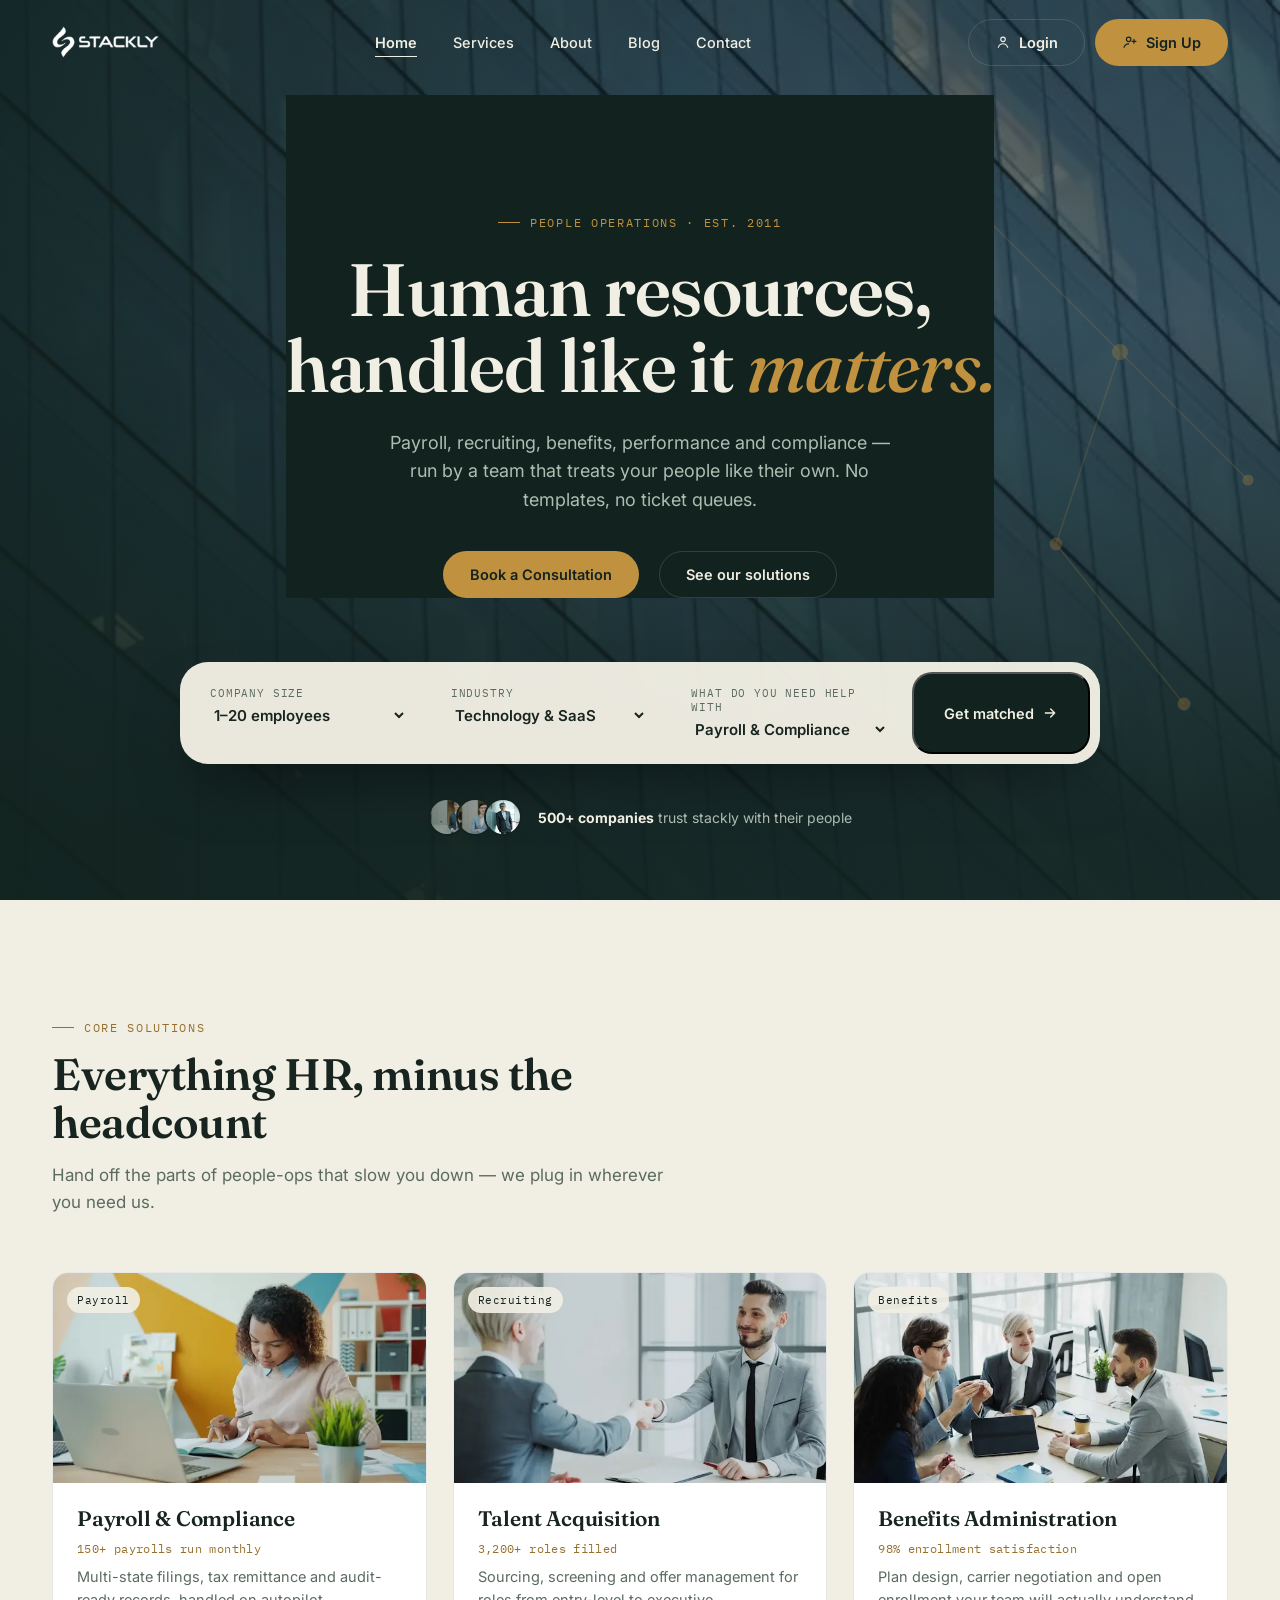
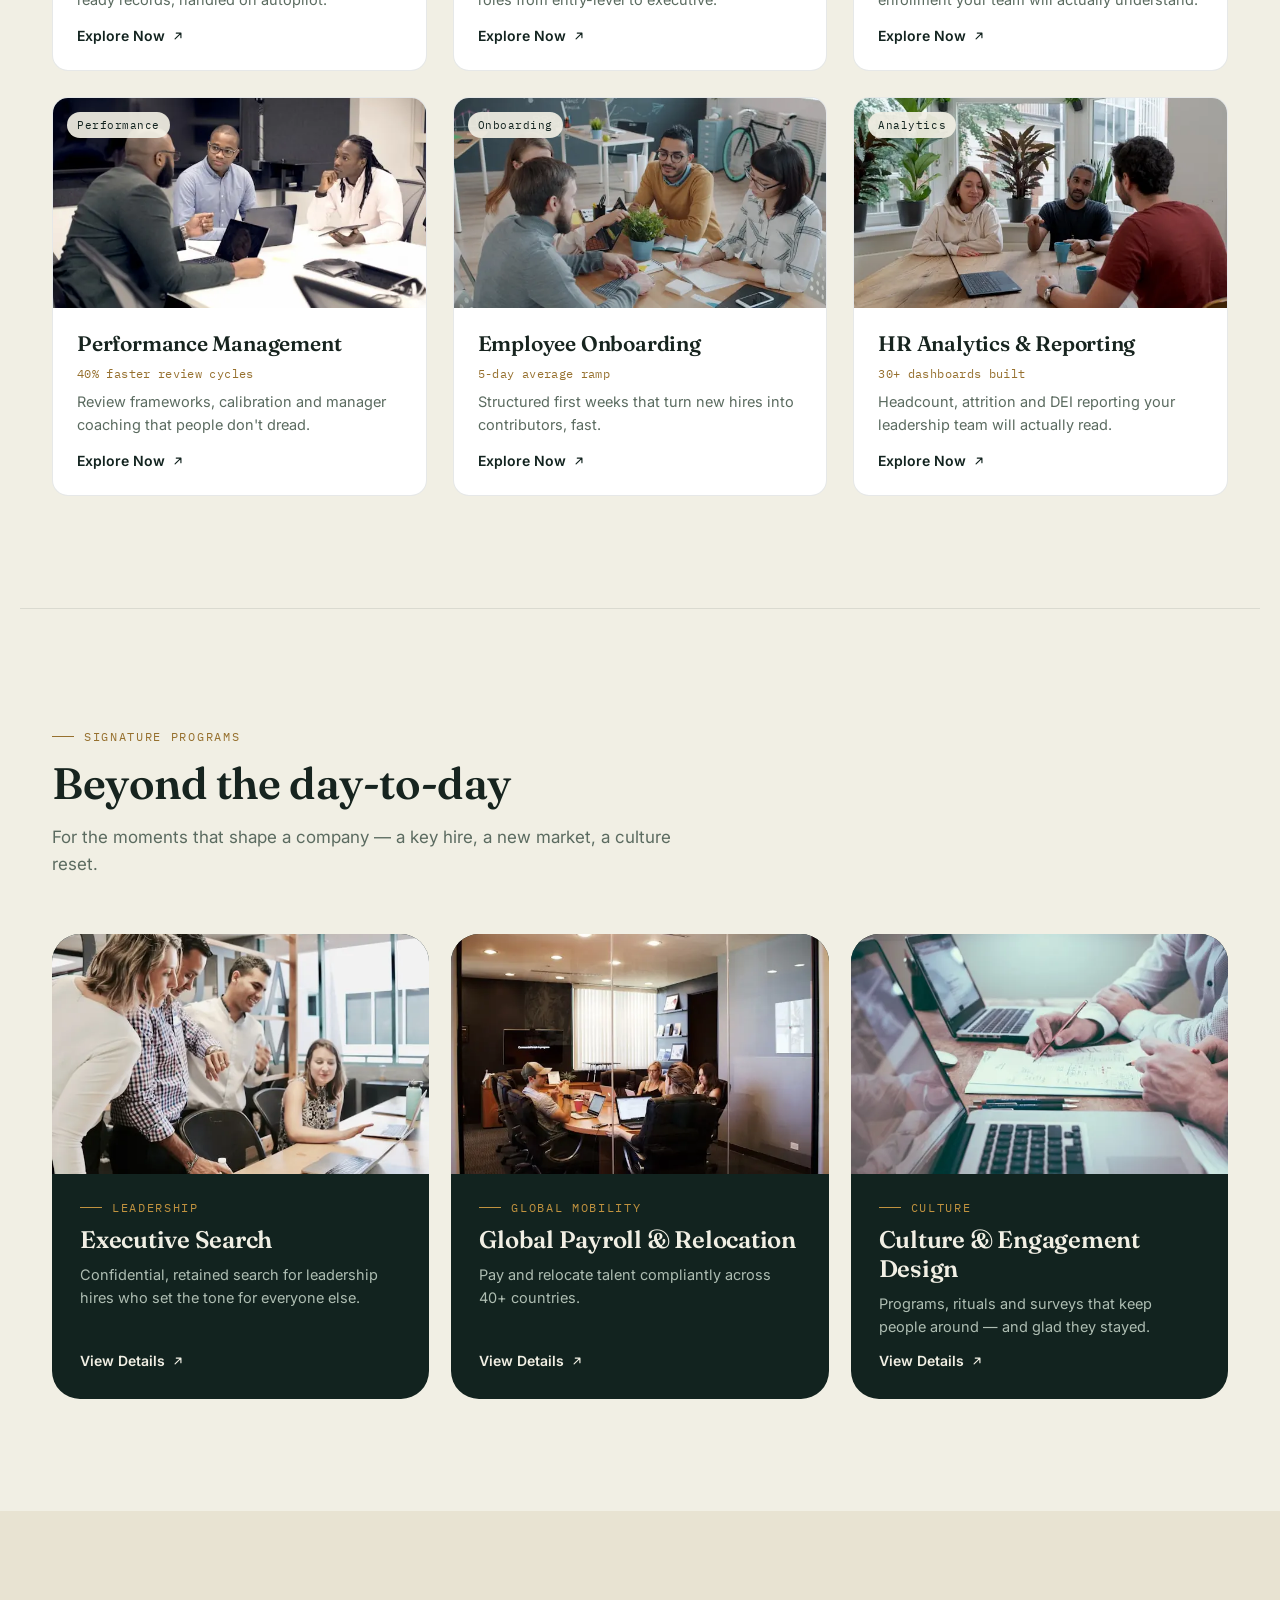
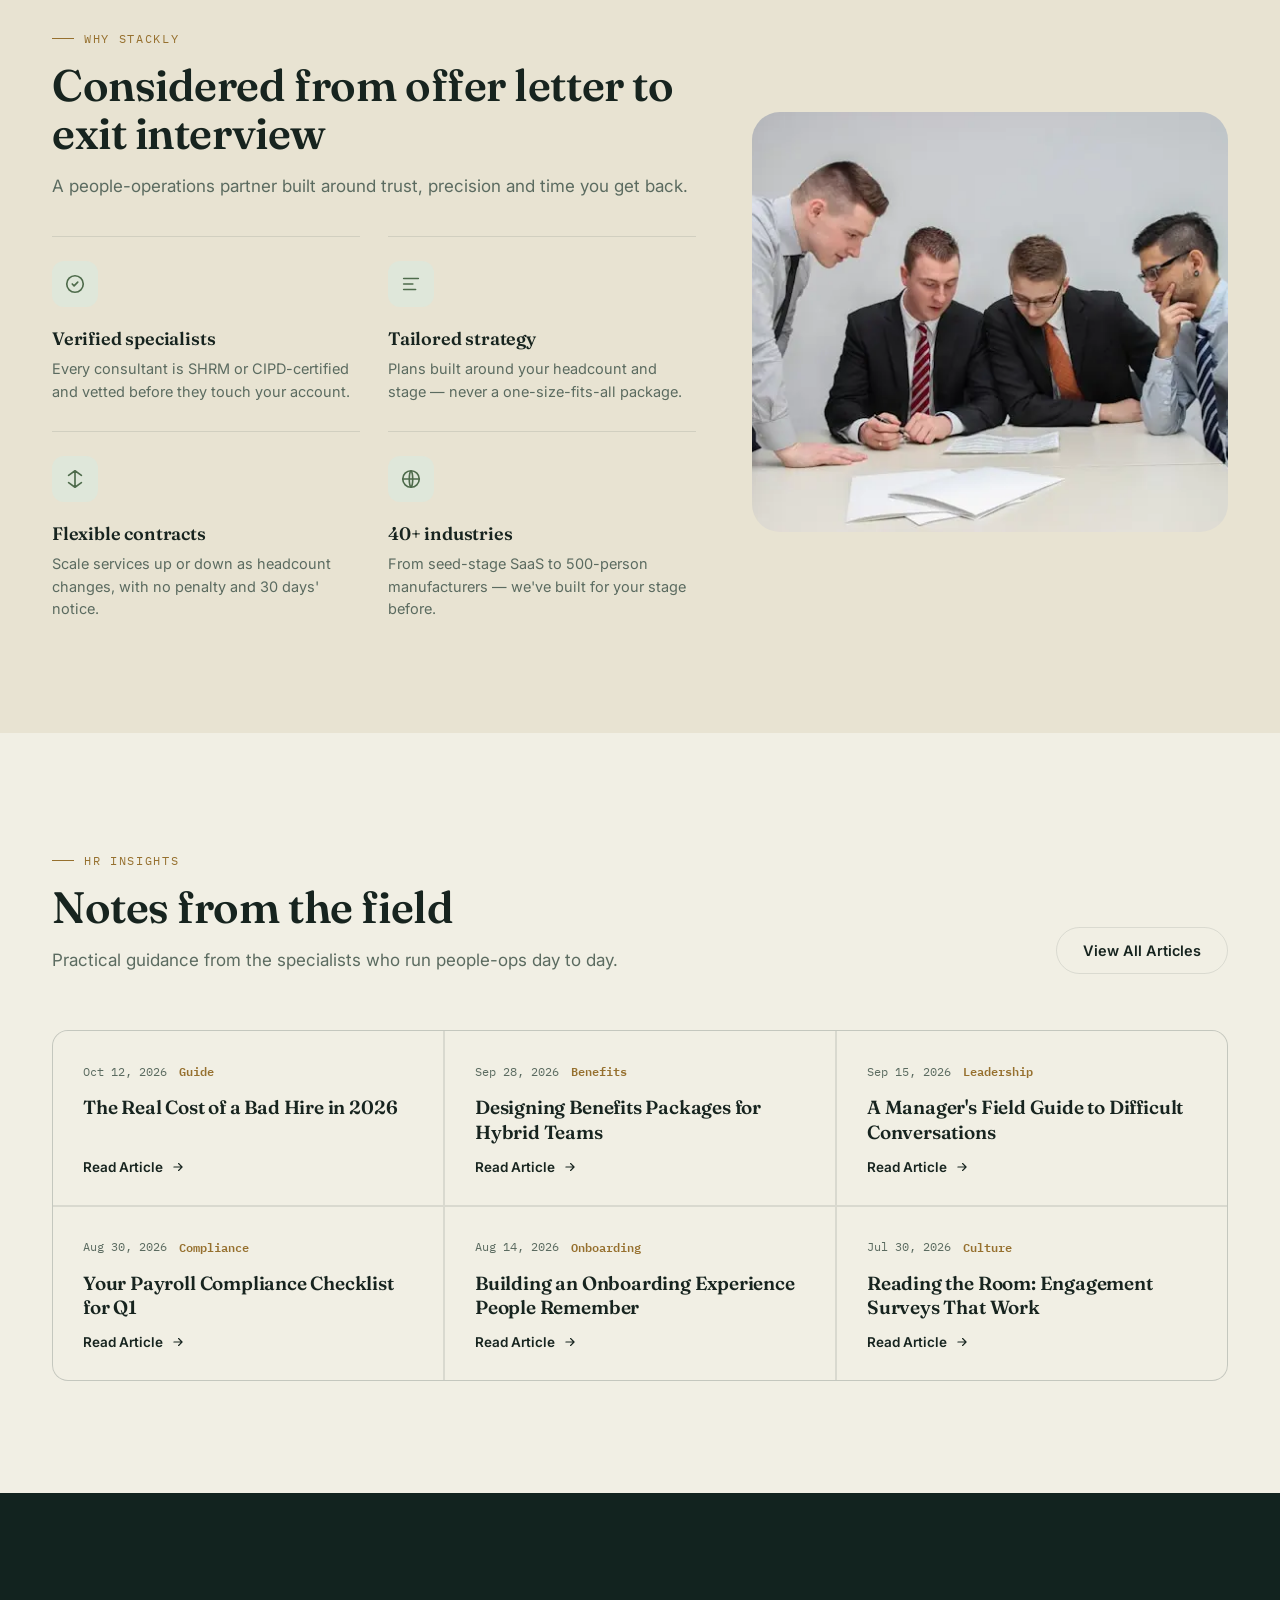
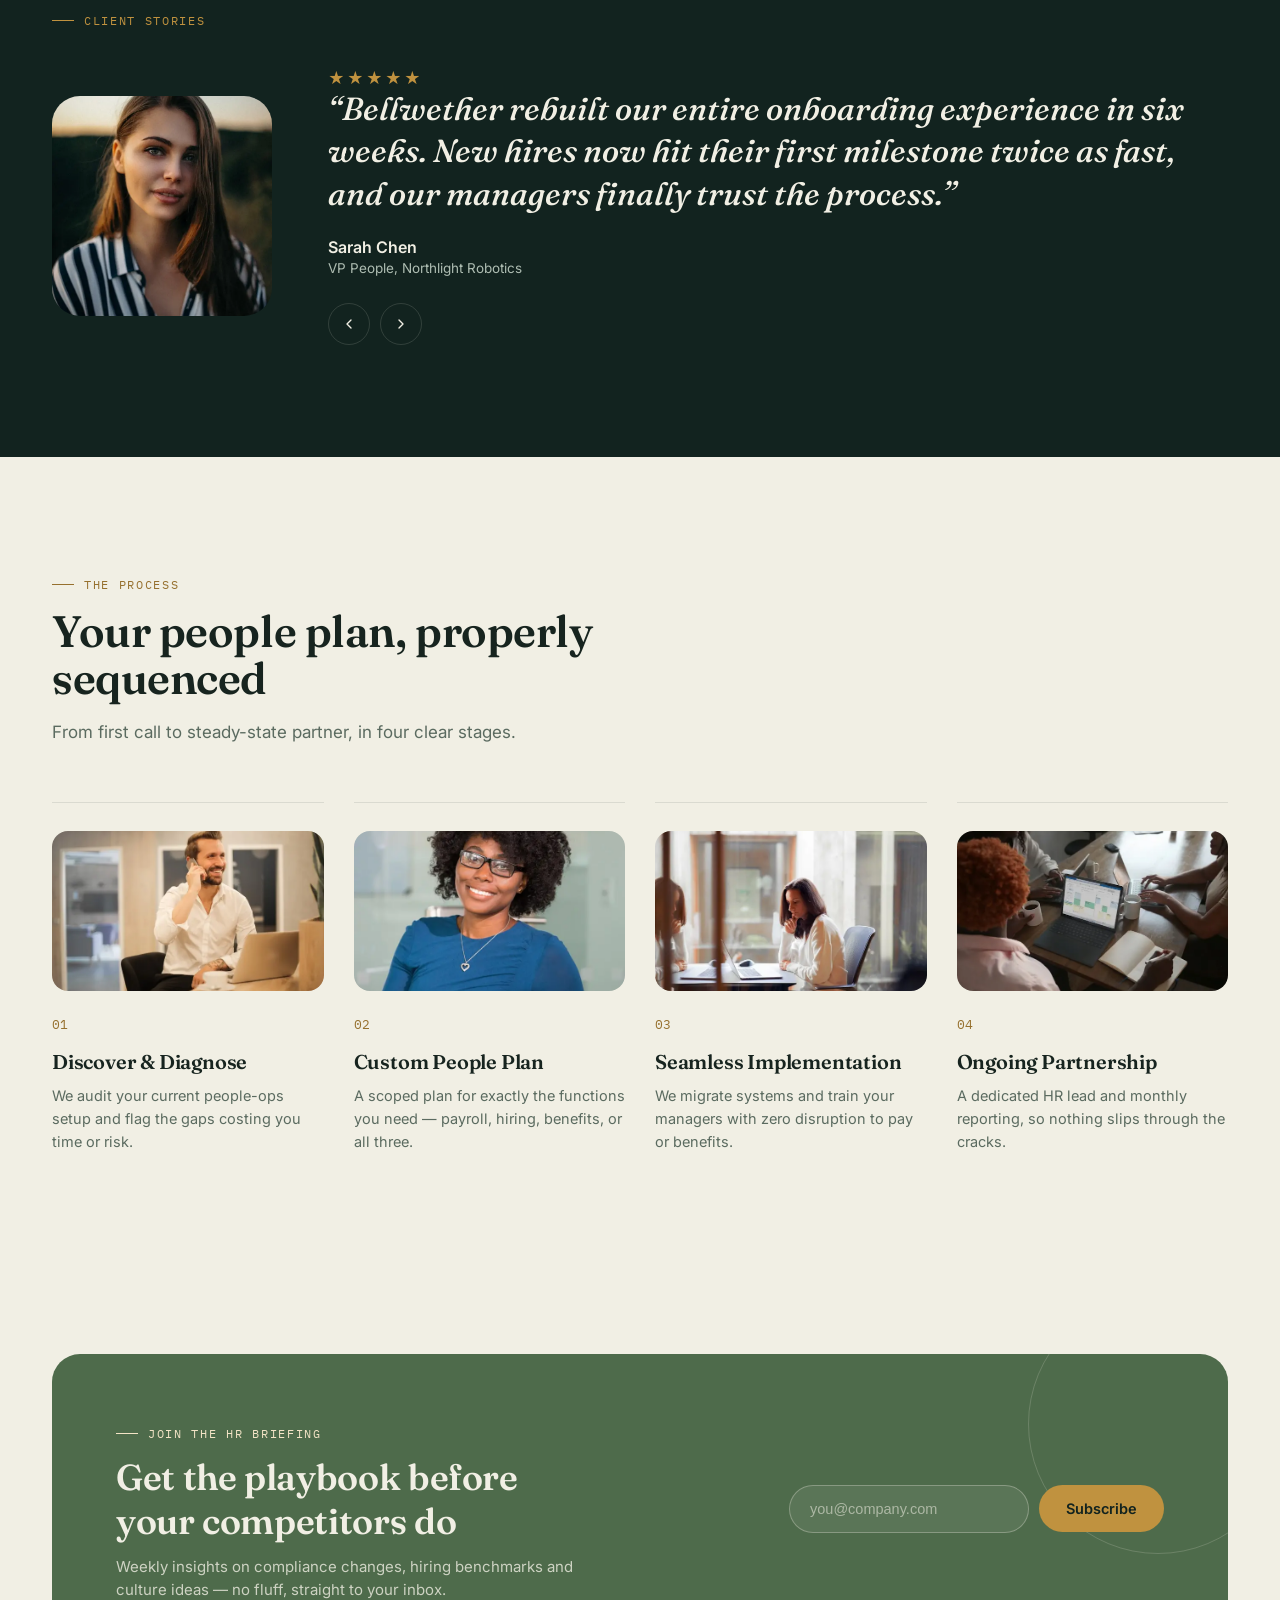
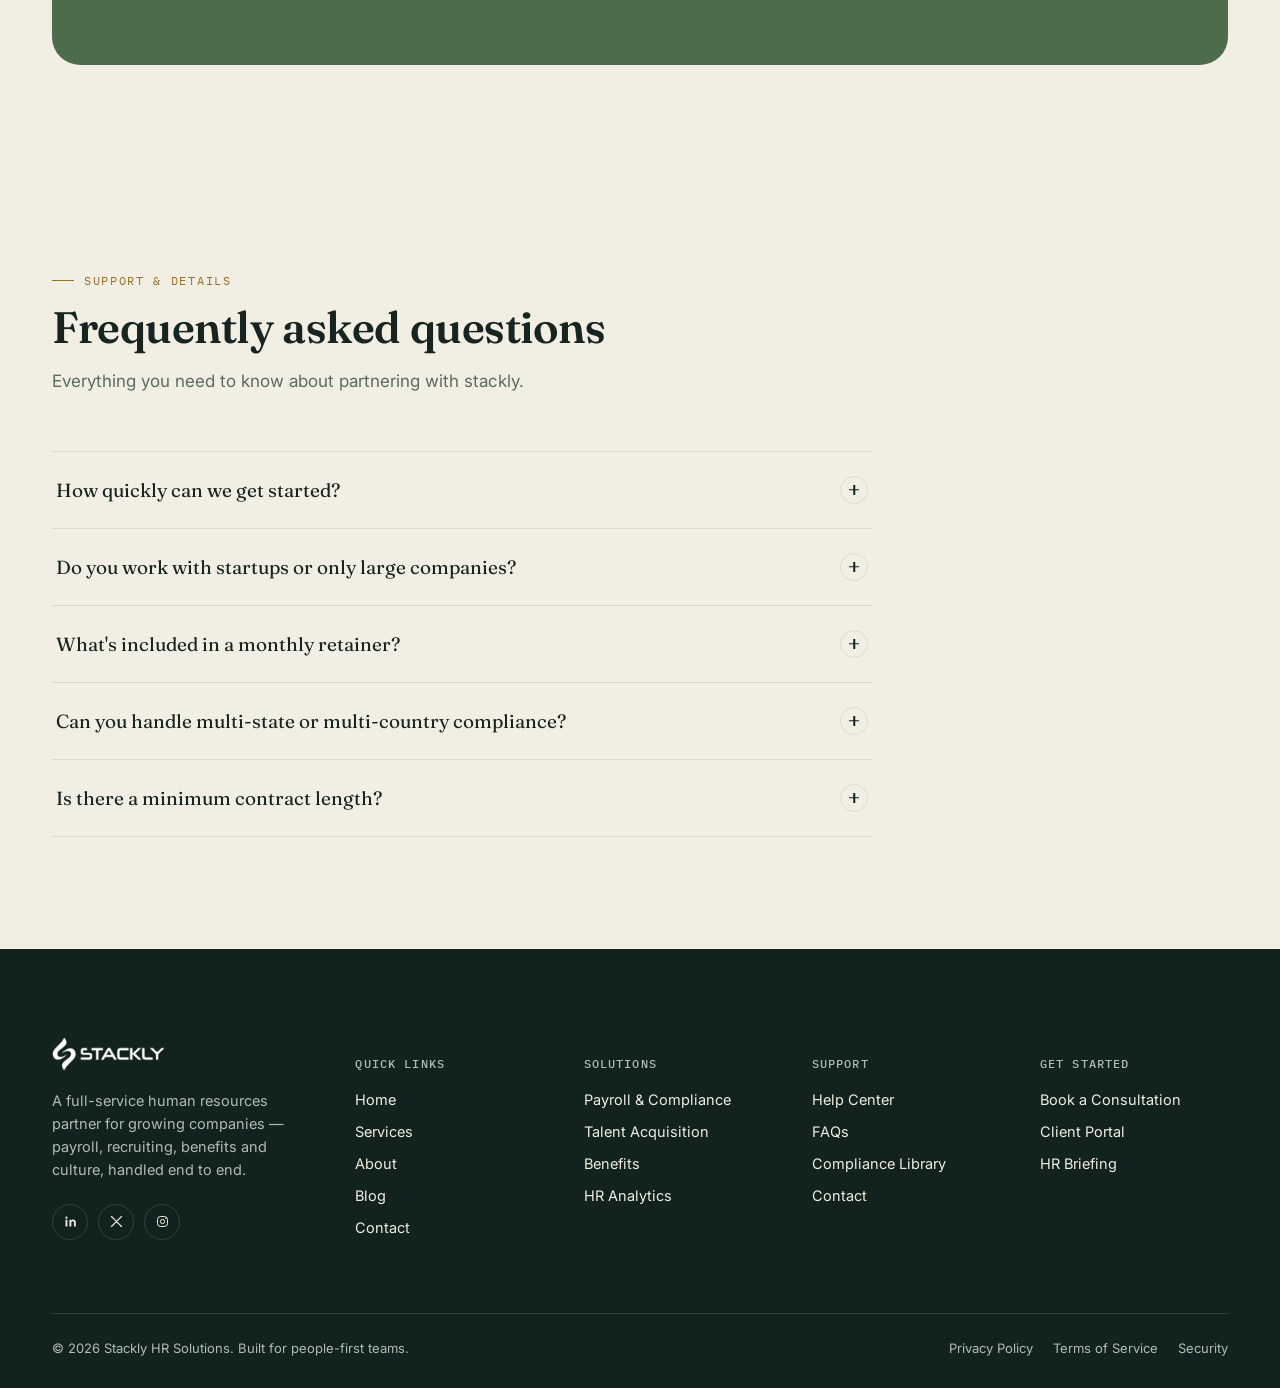
<file: html/index.html>
<!DOCTYPE html>
<html lang="en">
<head>
<meta charset="UTF-8">
<meta name="viewport" content="width=device-width, initial-scale=1.0">
<title>Stackly — Human Resources Solutions</title>
<meta name="description" content="Stackly is a full-service HR partner for growing companies — payroll, recruiting, benefits, performance and compliance, handled end to end.">
<link rel="stylesheet" href="../css/index.css">
</head>
<body class="hero-page">

<!-- ============ HEADER ============ -->
<header class="site-header">
  <div class="wrap">
    <a href="index.html" class="brand">
      <img src="../assets/Logo.webp" alt="" class="brand-logo">
    </a>

    <nav class="main-nav" aria-label="Primary">
      <a href="index.html" aria-current="page">Home</a>
      <a href="services.html">Services</a>
      <a href="about.html">About</a>
      <a href="blog.html">Blog</a>
      <a href="contact.html">Contact</a>
    </nav>

    <div class="header-cta">
      <a href="login.html" class="btn btn-line btn-login">
        <svg viewBox="0 0 24 24" fill="none"><circle cx="12" cy="8" r="3.4" stroke="currentColor" stroke-width="1.7"/><path d="M5 20c1.3-3.6 4-5.4 7-5.4s5.7 1.8 7 5.4" stroke="currentColor" stroke-width="1.7" stroke-linecap="round"/></svg>
        Login
      </a>
      <a href="signup.html" class="btn btn-brass btn-signup">
        <svg viewBox="0 0 24 24" fill="none"><circle cx="10" cy="8" r="3.4" stroke="currentColor" stroke-width="1.7"/><path d="M3 20c1.2-3.4 3.7-5.1 7-5.1" stroke="currentColor" stroke-width="1.7" stroke-linecap="round"/><path d="M18 8v6M15 11h6" stroke="currentColor" stroke-width="1.7" stroke-linecap="round"/></svg>
        Sign Up
      </a>
      <button class="hamburger" aria-label="Open menu" aria-expanded="false" aria-controls="mobileNav">
        <span></span><span></span><span></span>
      </button>
    </div>
  </div>
</header>

<!-- ============ MOBILE NAV ============ -->
<nav class="mobile-nav" id="mobileNav" aria-label="Mobile">
  <div class="mobile-nav-head">
    <a href="index.html" class="brand mobile-brand">
      <img src="../assets/Logo.webp" alt="" class="brand-logo">
    </a>
    <button class="mobile-nav-close" aria-label="Close menu">
      <svg viewBox="0 0 24 24" fill="none"><path d="M6 6l12 12M18 6L6 18" stroke="currentColor" stroke-width="1.8" stroke-linecap="round"/></svg>
    </button>
  </div>

  <div class="mobile-nav-links">
    <a href="index.html" aria-current="page">Home</a>
    <a href="services.html">Services</a>
    <a href="about.html">About</a>
    <a href="blog.html">Blog</a>
    <a href="contact.html">Contact</a>
  </div>

  <div class="mobile-nav-ctas">
    <a href="login.html" class="btn btn-line-ink">
      <svg viewBox="0 0 24 24" fill="none" width="16" height="16"><circle cx="12" cy="8" r="3.4" stroke="currentColor" stroke-width="1.7"/><path d="M5 20c1.3-3.6 4-5.4 7-5.4s5.7 1.8 7 5.4" stroke="currentColor" stroke-width="1.7" stroke-linecap="round"/></svg>
      Login
    </a>
    <a href="signup.html" class="btn btn-brass">
      <svg viewBox="0 0 24 24" fill="none" width="16" height="16"><circle cx="10" cy="8" r="3.4" stroke="currentColor" stroke-width="1.7"/><path d="M3 20c1.2-3.4 3.7-5.1 7-5.1" stroke="currentColor" stroke-width="1.7" stroke-linecap="round"/><path d="M18 8v6M15 11h6" stroke="currentColor" stroke-width="1.7" stroke-linecap="round"/></svg>
      Sign Up
    </a>
  </div>

  <div class="mobile-nav-foot">
    <span>stackly@info.com</span>
    <span>+161 45674567</span>
  </div>
</nav>

<!-- ============ HERO ============ -->
<section class="hero">
  <div class="hero-bg" style="background-image:url('../assets/i1.webp');"></div>
  <svg class="hero-network" viewBox="0 0 800 800" preserveAspectRatio="xMidYMid slice">
    <g stroke="#C0923F" stroke-width="1" opacity="0.35">
      <line x1="600" y1="120" x2="700" y2="220"/>
      <line x1="700" y1="220" x2="660" y2="340"/>
      <line x1="700" y1="220" x2="780" y2="300"/>
      <line x1="660" y1="340" x2="740" y2="440"/>
      <line x1="600" y1="120" x2="520" y2="180"/>
    </g>
    <g fill="#C0923F" opacity="0.55">
      <circle cx="600" cy="120" r="4"/>
      <circle cx="700" cy="220" r="5"/>
      <circle cx="660" cy="340" r="4"/>
      <circle cx="780" cy="300" r="3.5"/>
      <circle cx="740" cy="440" r="4"/>
      <circle cx="520" cy="180" r="3.5"/>
    </g>
  </svg>

  <div class="wrap hero-inner">
    <div class="hero-top on-ink">
      <span class="eyebrow">People Operations · Est. 2011</span>
      <h1>Human resources,<br>handled like it <em>matters.</em></h1>
      <p class="hero-sub">Payroll, recruiting, benefits, performance and compliance — run by a team that treats your people like their own. No templates, no ticket queues.</p>
      <div class="hero-cta-row">
        <a href="404.html" class="btn btn-brass">Book a Consultation</a>
        <a href="404.html" class="btn btn-line-ink">See our solutions</a>
      </div>
    </div>

    <form class="quickstart" data-demo-form data-redirect="404.html" aria-label="Get matched with an HR plan">
      <div class="qs-field">
        <label for="qs-size">Company size</label>
        <select id="qs-size">
          <option>1–20 employees</option>
          <option>21–100 employees</option>
          <option>101–500 employees</option>
          <option>500+ employees</option>
        </select>
      </div>
      <div class="qs-field">
        <label for="qs-industry">Industry</label>
        <select id="qs-industry">
          <option>Technology & SaaS</option>
          <option>Healthcare</option>
          <option>Retail & Hospitality</option>
          <option>Manufacturing</option>
          <option>Professional Services</option>
        </select>
      </div>
      <div class="qs-field">
        <label for="qs-need">What do you need help with</label>
        <select id="qs-need">
          <option>Payroll & Compliance</option>
          <option>Hiring & Recruiting</option>
          <option>Benefits Administration</option>
          <option>Performance & Culture</option>
        </select>
      </div>
      <button type="submit" class="qs-submit">
        Get matched
        <svg width="16" height="16" viewBox="0 0 24 24" fill="none"><path d="M5 12h14M13 6l6 6-6 6" stroke="currentColor" stroke-width="2" stroke-linecap="round" stroke-linejoin="round"/></svg>
      </button>
    </form>

    <div class="hero-trust">
      <div class="avatar-stack">
        <img src="../assets/i2.webp" alt="">
        <img src="../assets/i3.webp" alt="">
        <img src="../assets/i4.webp" alt="">
      </div>
      <span class="hero-trust-text"><strong>500+ companies</strong> trust stackly with their people</span>
    </div>
  </div>
</section>

<!-- ============ FEATURED SOLUTIONS ============ -->
<section class="section" id="solutions">
  <div class="wrap">
    <div class="section-head reveal">
      <span class="eyebrow">Core Solutions</span>
      <h2>Everything HR, minus the headcount</h2>
      <p>Hand off the parts of people-ops that slow you down — we plug in wherever you need us.</p>
    </div>

    <div class="solutions-grid">
      <article class="sol-card reveal">
        <div class="sol-media"><span class="sol-tag">Payroll</span><img src="../assets/i5.webp" alt="HR specialist reviewing payroll documents at a desk"></div>
        <div class="sol-body">
          <h3>Payroll & Compliance</h3>
          <span class="stat">150+ payrolls run monthly</span>
          <p>Multi-state filings, tax remittance and audit-ready records, handled on autopilot.</p>
          <a href="404.html" class="sol-link">Explore Now <svg viewBox="0 0 24 24" fill="none"><path d="M7 17L17 7M9 7h8v8" stroke="currentColor" stroke-width="2" stroke-linecap="round" stroke-linejoin="round"/></svg></a>
        </div>
      </article>

      <article class="sol-card reveal">
        <div class="sol-media"><span class="sol-tag">Recruiting</span><img src="../assets/i6.webp" alt="HR manager shaking hands with a new hire after an interview"></div>
        <div class="sol-body">
          <h3>Talent Acquisition</h3>
          <span class="stat">3,200+ roles filled</span>
          <p>Sourcing, screening and offer management for roles from entry-level to executive.</p>
          <a href="404.html" class="sol-link">Explore Now <svg viewBox="0 0 24 24" fill="none"><path d="M7 17L17 7M9 7h8v8" stroke="currentColor" stroke-width="2" stroke-linecap="round" stroke-linejoin="round"/></svg></a>
        </div>
      </article>

      <article class="sol-card reveal">
        <div class="sol-media"><span class="sol-tag">Benefits</span><img src="../assets/i7.webp" alt="Colleagues discussing a benefits package around a table"></div>
        <div class="sol-body">
          <h3>Benefits Administration</h3>
          <span class="stat">98% enrollment satisfaction</span>
          <p>Plan design, carrier negotiation and open enrollment your team will actually understand.</p>
          <a href="404.html" class="sol-link">Explore Now <svg viewBox="0 0 24 24" fill="none"><path d="M7 17L17 7M9 7h8v8" stroke="currentColor" stroke-width="2" stroke-linecap="round" stroke-linejoin="round"/></svg></a>
        </div>
      </article>

      <article class="sol-card reveal">
        <div class="sol-media"><span class="sol-tag">Performance</span><img src="../assets/i8.webp" alt="Manager giving performance feedback in a one on one meeting"></div>
        <div class="sol-body">
          <h3>Performance Management</h3>
          <span class="stat">40% faster review cycles</span>
          <p>Review frameworks, calibration and manager coaching that people don't dread.</p>
          <a href="404.html" class="sol-link">Explore Now <svg viewBox="0 0 24 24" fill="none"><path d="M7 17L17 7M9 7h8v8" stroke="currentColor" stroke-width="2" stroke-linecap="round" stroke-linejoin="round"/></svg></a>
        </div>
      </article>

      <article class="sol-card reveal">
        <div class="sol-media"><span class="sol-tag">Onboarding</span><img src="../assets/i9.webp" alt="New employee being welcomed by the team on their first day"></div>
        <div class="sol-body">
          <h3>Employee Onboarding</h3>
          <span class="stat">5-day average ramp</span>
          <p>Structured first weeks that turn new hires into contributors, fast.</p>
          <a href="404.html" class="sol-link">Explore Now <svg viewBox="0 0 24 24" fill="none"><path d="M7 17L17 7M9 7h8v8" stroke="currentColor" stroke-width="2" stroke-linecap="round" stroke-linejoin="round"/></svg></a>
        </div>
      </article>

      <article class="sol-card reveal">
        <div class="sol-media"><span class="sol-tag">Analytics</span><img src="../assets/i10.webp" alt="Modern office building representing workforce analytics"></div>
        <div class="sol-body">
          <h3>HR Analytics & Reporting</h3>
          <span class="stat">30+ dashboards built</span>
          <p>Headcount, attrition and DEI reporting your leadership team will actually read.</p>
          <a href="404.html" class="sol-link">Explore Now <svg viewBox="0 0 24 24" fill="none"><path d="M7 17L17 7M9 7h8v8" stroke="currentColor" stroke-width="2" stroke-linecap="round" stroke-linejoin="round"/></svg></a>
        </div>
      </article>
    </div>
  </div>
</section>

<div class="node-divider wrap"></div>

<!-- ============ CURATED PROGRAMS ============ -->
<section class="section">
  <div class="wrap">
    <div class="section-head reveal">
      <span class="eyebrow">Signature Programs</span>
      <h2>Beyond the day-to-day</h2>
      <p>For the moments that shape a company — a key hire, a new market, a culture reset.</p>
    </div>

    <div class="programs">
      <article class="program-card reveal">
        <div class="program-media">
          <img src="../assets/i11.webp" alt="Executive being interviewed for a leadership role">
        </div>
        <div class="program-inner">
          <span class="eyebrow">Leadership</span>
          <h3>Executive Search</h3>
          <p>Confidential, retained search for leadership hires who set the tone for everyone else.</p>
          <a href="404.html" class="sol-link">View Details <svg viewBox="0 0 24 24" fill="none"><path d="M7 17L17 7M9 7h8v8" stroke="currentColor" stroke-width="2" stroke-linecap="round" stroke-linejoin="round"/></svg></a>
        </div>
      </article>
      <article class="program-card reveal">
        <div class="program-media">
          <img src="../assets/i12.webp" alt="Modern office building representing global operations">
        </div>
        <div class="program-inner">
          <span class="eyebrow">Global Mobility</span>
          <h3>Global Payroll & Relocation</h3>
          <p>Pay and relocate talent compliantly across 40+ countries.</p>
          <a href="404.html" class="sol-link">View Details <svg viewBox="0 0 24 24" fill="none"><path d="M7 17L17 7M9 7h8v8" stroke="currentColor" stroke-width="2" stroke-linecap="round" stroke-linejoin="round"/></svg></a>
        </div>
      </article>
      <article class="program-card reveal">
        <div class="program-media">
          <img src="../assets/i13.webp" alt="Team celebrating together at an office culture event">
        </div>
        <div class="program-inner">
          <span class="eyebrow">Culture</span>
          <h3>Culture & Engagement Design</h3>
          <p>Programs, rituals and surveys that keep people around — and glad they stayed.</p>
          <a href="404.html" class="sol-link">View Details <svg viewBox="0 0 24 24" fill="none"><path d="M7 17L17 7M9 7h8v8" stroke="currentColor" stroke-width="2" stroke-linecap="round" stroke-linejoin="round"/></svg></a>
        </div>
      </article>
    </div>
  </div>
</section>

<!-- ============ WHY US ============ -->
<section class="section on-paper-soft">
  <div class="wrap">
    <div class="why-split">
      <div class="why-split-copy">
        <div class="section-head reveal" style="margin-bottom:36px;">
          <span class="eyebrow">Why Stackly</span>
          <h2>Considered from offer letter to exit interview</h2>
          <p>A people-operations partner built around trust, precision and time you get back.</p>
        </div>
        <div class="why-grid why-grid-2col">
          <div class="why-item reveal">
            <div class="why-icon"><svg viewBox="0 0 24 24" fill="none"><path d="M9 12l2 2 4-4" stroke="currentColor" stroke-width="1.8" stroke-linecap="round" stroke-linejoin="round"/><circle cx="12" cy="12" r="9" stroke="currentColor" stroke-width="1.8"/></svg></div>
            <h4>Verified specialists</h4>
            <p>Every consultant is SHRM or CIPD-certified and vetted before they touch your account.</p>
          </div>
          <div class="why-item reveal">
            <div class="why-icon"><svg viewBox="0 0 24 24" fill="none"><path d="M4 6h16M4 12h10M4 18h13" stroke="currentColor" stroke-width="1.8" stroke-linecap="round"/></svg></div>
            <h4>Tailored strategy</h4>
            <p>Plans built around your headcount and stage — never a one-size-fits-all package.</p>
          </div>
          <div class="why-item reveal">
            <div class="why-icon"><svg viewBox="0 0 24 24" fill="none"><path d="M12 3v18M5 8l7-5 7 5M5 16l7 5 7-5" stroke="currentColor" stroke-width="1.8" stroke-linecap="round" stroke-linejoin="round"/></svg></div>
            <h4>Flexible contracts</h4>
            <p>Scale services up or down as headcount changes, with no penalty and 30 days' notice.</p>
          </div>
          <div class="why-item reveal">
            <div class="why-icon"><svg viewBox="0 0 24 24" fill="none"><circle cx="12" cy="12" r="9" stroke="currentColor" stroke-width="1.8"/><path d="M3 12h18M12 3c2.5 2.6 2.5 15.4 0 18M12 3C9.5 5.6 9.5 18.4 12 21" stroke="currentColor" stroke-width="1.8"/></svg></div>
            <h4>40+ industries</h4>
            <p>From seed-stage SaaS to 500-person manufacturers — we've built for your stage before.</p>
          </div>
        </div>
      </div>
      <div class="why-split-media reveal">
        <img src="../assets/i14.webp" alt="Stackly HR specialists reviewing a people strategy together">
      </div>
    </div>
  </div>
</section>

<!-- ============ INSIGHTS ============ -->
<section class="section" id="insights">
  <div class="wrap">
    <div class="section-head-row reveal">
      <div class="section-head section-head-no-gap">
        <span class="eyebrow">HR Insights</span>
        <h2>Notes from the field</h2>
        <p>Practical guidance from the specialists who run people-ops day to day.</p>
      </div>
      <a href="404.html" class="btn btn-line">View All Articles</a>
    </div>

    <div class="insights-grid reveal">
      <a href="404.html" class="insight-card">
        <div class="insight-top"><span>Oct 12, 2026</span><span class="insight-cat">Guide</span></div>
        <h3>The Real Cost of a Bad Hire in 2026</h3>
        <span class="insight-more">Read Article <svg viewBox="0 0 24 24" fill="none"><path d="M5 12h14M13 6l6 6-6 6" stroke="currentColor" stroke-width="2" stroke-linecap="round" stroke-linejoin="round"/></svg></span>
      </a>
      <a href="404.html" class="insight-card">
        <div class="insight-top"><span>Sep 28, 2026</span><span class="insight-cat">Benefits</span></div>
        <h3>Designing Benefits Packages for Hybrid Teams</h3>
        <span class="insight-more">Read Article <svg viewBox="0 0 24 24" fill="none"><path d="M5 12h14M13 6l6 6-6 6" stroke="currentColor" stroke-width="2" stroke-linecap="round" stroke-linejoin="round"/></svg></span>
      </a>
      <a href="404.html" class="insight-card">
        <div class="insight-top"><span>Sep 15, 2026</span><span class="insight-cat">Leadership</span></div>
        <h3>A Manager's Field Guide to Difficult Conversations</h3>
        <span class="insight-more">Read Article <svg viewBox="0 0 24 24" fill="none"><path d="M5 12h14M13 6l6 6-6 6" stroke="currentColor" stroke-width="2" stroke-linecap="round" stroke-linejoin="round"/></svg></span>
      </a>
      <a href="404.html" class="insight-card">
        <div class="insight-top"><span>Aug 30, 2026</span><span class="insight-cat">Compliance</span></div>
        <h3>Your Payroll Compliance Checklist for Q1</h3>
        <span class="insight-more">Read Article <svg viewBox="0 0 24 24" fill="none"><path d="M5 12h14M13 6l6 6-6 6" stroke="currentColor" stroke-width="2" stroke-linecap="round" stroke-linejoin="round"/></svg></span>
      </a>
      <a href="404.html" class="insight-card">
        <div class="insight-top"><span>Aug 14, 2026</span><span class="insight-cat">Onboarding</span></div>
        <h3>Building an Onboarding Experience People Remember</h3>
        <span class="insight-more">Read Article <svg viewBox="0 0 24 24" fill="none"><path d="M5 12h14M13 6l6 6-6 6" stroke="currentColor" stroke-width="2" stroke-linecap="round" stroke-linejoin="round"/></svg></span>
      </a>
      <a href="404.html" class="insight-card">
        <div class="insight-top"><span>Jul 30, 2026</span><span class="insight-cat">Culture</span></div>
        <h3>Reading the Room: Engagement Surveys That Work</h3>
        <span class="insight-more">Read Article <svg viewBox="0 0 24 24" fill="none"><path d="M5 12h14M13 6l6 6-6 6" stroke="currentColor" stroke-width="2" stroke-linecap="round" stroke-linejoin="round"/></svg></span>
      </a>
    </div>
  </div>
</section>

<!-- ============ TESTIMONIAL ============ -->
<section class="section on-ink">
  <div class="wrap">
    <div class="eyebrow reveal" style="margin-bottom:40px;">Client Stories</div>
    <div class="testimonial reveal" data-testimonials='[
        {"quote":"Bellwether rebuilt our entire onboarding experience in six weeks. New hires now hit their first milestone twice as fast, and our managers finally trust the process.","name":"Sarah Chen","role":"VP People, Northlight Robotics","photo":"../assets/i30.webp"},
        {"quote":"We went from three spreadsheets and a prayer to a payroll system that runs itself across five states. It is the calmest our finance team has ever felt in Q4.","name":"Marcus Odom","role":"COO, Fieldstone Health","photo":"../assets/i31.webp"},
        {"quote":"Their recruiters found us a VP of Engineering in five weeks after two agencies failed for six months. They actually understood what we needed, not just the job title.","name":"Priya Raman","role":"Founder, Tidewater Systems","photo":"../assets/i33.webp"}
      ]'>
      <div class="testi-photo"><img src="../assets/i15.webp" alt="Client portrait"></div>
      <div>
        <div class="testi-stars">★★★★★</div>
        <blockquote>&ldquo;Loading&rdquo;</blockquote>
        <div class="testi-meta">
          <div><strong class="testi-name">—</strong><span class="testi-role">—</span></div>
        </div>
        <div class="testi-nav">
          <button data-dir="prev" aria-label="Previous testimonial"><svg viewBox="0 0 24 24" fill="none"><path d="M15 6l-6 6 6 6" stroke="currentColor" stroke-width="2" stroke-linecap="round" stroke-linejoin="round"/></svg></button>
          <button data-dir="next" aria-label="Next testimonial"><svg viewBox="0 0 24 24" fill="none"><path d="M9 6l6 6-6 6" stroke="currentColor" stroke-width="2" stroke-linecap="round" stroke-linejoin="round"/></svg></button>
        </div>
      </div>
    </div>
  </div>
</section>

<!-- ============ PROCESS ============ -->
<section class="section">
  <div class="wrap">
    <div class="section-head reveal">
      <span class="eyebrow">The Process</span>
      <h2>Your people plan, properly sequenced</h2>
      <p>From first call to steady-state partner, in four clear stages.</p>
    </div>
    <div class="process-grid">
      <div class="process-item reveal">
        <div class="process-media"><img src="../assets/i16.webp" alt="HR specialist auditing people-ops records"></div>
        <span class="process-num">01</span>
        <h3>Discover & Diagnose</h3>
        <p>We audit your current people-ops setup and flag the gaps costing you time or risk.</p>
      </div>
      <div class="process-item reveal">
        <div class="process-media"><img src="../assets/i17.webp" alt="Team scoping a custom people plan together"></div>
        <span class="process-num">02</span>
        <h3>Custom People Plan</h3>
        <p>A scoped plan for exactly the functions you need — payroll, hiring, benefits, or all three.</p>
      </div>
      <div class="process-item reveal">
        <div class="process-media"><img src="../assets/i18.webp" alt="Team rolling out a new HR system together"></div>
        <span class="process-num">03</span>
        <h3>Seamless Implementation</h3>
        <p>We migrate systems and train your managers with zero disruption to pay or benefits.</p>
      </div>
      <div class="process-item reveal">
        <div class="process-media"><img src="../assets/i19.webp" alt="Team celebrating an ongoing HR partnership"></div>
        <span class="process-num">04</span>
        <h3>Ongoing Partnership</h3>
        <p>A dedicated HR lead and monthly reporting, so nothing slips through the cracks.</p>
      </div>
    </div>
  </div>
</section>

<!-- ============ NEWSLETTER ============ -->
<section class="section-tight">
  <div class="wrap">
    <div class="newsletter reveal">
      <div class="newsletter-copy">
        <span class="eyebrow">Join The HR Briefing</span>
        <h2>Get the playbook before your competitors do</h2>
        <p>Weekly insights on compliance changes, hiring benchmarks and culture ideas — no fluff, straight to your inbox.</p>
      </div>
      <form class="newsletter-form" data-demo-form data-redirect="404.html">
        <input type="email" placeholder="you@company.com" required
               pattern="^[^\s@]+@[^\s@]+\.[a-zA-Z]{2,}$"
               title="Enter a full email address, e.g. name@company.com"
               aria-label="Email address">
        <button type="submit" class="btn btn-brass">Subscribe</button>
      </form>
    </div>
  </div>
</section>

<!-- ============ FAQ ============ -->
<section class="section">
  <div class="wrap">
    <div class="section-head reveal">
      <span class="eyebrow">Support & Details</span>
      <h2>Frequently asked questions</h2>
      <p>Everything you need to know about partnering with stackly.</p>
    </div>
    <div class="faq-list reveal">
      <div class="faq-item">
        <button class="faq-q">How quickly can we get started?<span class="plus"></span></button>
        <div class="faq-a"><p>Most clients are fully onboarded within two to three weeks. Payroll and compliance transfers can move faster if there's a filing deadline approaching — just flag it on your first call.</p></div>
      </div>
      <div class="faq-item">
        <button class="faq-q">Do you work with startups or only large companies?<span class="plus"></span></button>
        <div class="faq-a"><p>Both. About 60% of our clients are under 100 employees. Plans scale by headcount, so you're never paying for enterprise infrastructure you don't need yet.</p></div>
      </div>
      <div class="faq-item">
        <button class="faq-q">What's included in a monthly retainer?<span class="plus"></span></button>
        <div class="faq-a"><p>A dedicated HR lead, access to our specialist bench (recruiting, benefits, compliance), monthly reporting, and unlimited email or Slack support during business hours.</p></div>
      </div>
      <div class="faq-item">
        <button class="faq-q">Can you handle multi-state or multi-country compliance?<span class="plus"></span></button>
        <div class="faq-a"><p>Yes — we currently run payroll and compliance across all 50 US states and in 40+ countries through our global mobility program.</p></div>
      </div>
      <div class="faq-item">
        <button class="faq-q">Is there a minimum contract length?<span class="plus"></span></button>
        <div class="faq-a"><p>No. Most clients stay on a month-to-month retainer with 30 days' notice to adjust scope or exit — we'd rather earn the renewal than lock you in.</p></div>
      </div>
    </div>
  </div>
</section>

<!-- ============ FOOTER ============ -->
<footer class="site-footer">
  <div class="wrap">
    <div class="footer-top">
      <div class="footer-brand">
        <a href="index.html" class="brand">
          <img src="../assets/Logo.webp" alt="" class="brand-logo">
        </a>
        <p>A full-service human resources partner for growing companies — payroll, recruiting, benefits and culture, handled end to end.</p>
        <div class="footer-social">
          <a href="404.html" aria-label="LinkedIn"><svg viewBox="0 0 24 24" fill="none"><path d="M4 9h3v11H4zM5.5 4a1.8 1.8 0 100 3.6A1.8 1.8 0 005.5 4zM10 9h3v1.6c.6-1 1.7-1.8 3.3-1.8 2.5 0 4.2 1.6 4.2 4.9V20h-3v-5.7c0-1.6-.6-2.6-2-2.6-1.1 0-1.8.8-2.1 1.5-.1.3-.1.6-.1 1V20h-3V9z" fill="currentColor"/></svg></a>
          <a href="404.html" aria-label="X / Twitter"><svg viewBox="0 0 24 24" fill="none"><path d="M4 4l16 16M20 4L4 20" stroke="currentColor" stroke-width="1.8" stroke-linecap="round"/></svg></a>
          <a href="404.html" aria-label="Instagram"><svg viewBox="0 0 24 24" fill="none"><rect x="4" y="4" width="16" height="16" rx="5" stroke="currentColor" stroke-width="1.6"/><circle cx="12" cy="12" r="3.4" stroke="currentColor" stroke-width="1.6"/><circle cx="17" cy="7" r="1" fill="currentColor"/></svg></a>
        </div>
      </div>

      <div class="footer-col">
        <h5>Quick Links</h5>
        <ul>
          <li><a href="index.html">Home</a></li>
          <li><a href="services.html">Services</a></li>
          <li><a href="about.html">About</a></li>
          <li><a href="blog.html">Blog</a></li>
          <li><a href="contact.html">Contact</a></li>
        </ul>
      </div>

      <div class="footer-col">
        <h5>Solutions</h5>
        <ul>
          <li><a href="404.html">Payroll & Compliance</a></li>
          <li><a href="404.html">Talent Acquisition</a></li>
          <li><a href="404.html">Benefits</a></li>
          <li><a href="404.html">HR Analytics</a></li>
        </ul>
      </div>

      <div class="footer-col">
        <h5>Support</h5>
        <ul>
          <li><a href="404.html">Help Center</a></li>
          <li><a href="404.html">FAQs</a></li>
          <li><a href="404.html">Compliance Library</a></li>
          <li><a href="404.html">Contact</a></li>
        </ul>
      </div>

      <div class="footer-col">
        <h5>Get Started</h5>
        <ul>
          <li><a href="404.html">Book a Consultation</a></li>
          <li><a href="404.html">Client Portal</a></li>
          <li><a href="404.html">HR Briefing</a></li>
        </ul>
      </div>
    </div>

    <div class="footer-bottom">
      <span>© 2026 Stackly HR Solutions. Built for people-first teams.</span>
      <div class="footer-bottom-links">
        <a href="404.html">Privacy Policy</a>
        <a href="404.html">Terms of Service</a>
        <a href="404.html">Security</a>
      </div>
    </div>
  </div>
</footer>

<script src="../js/index.js"></script>
</body>
</html>
</file>
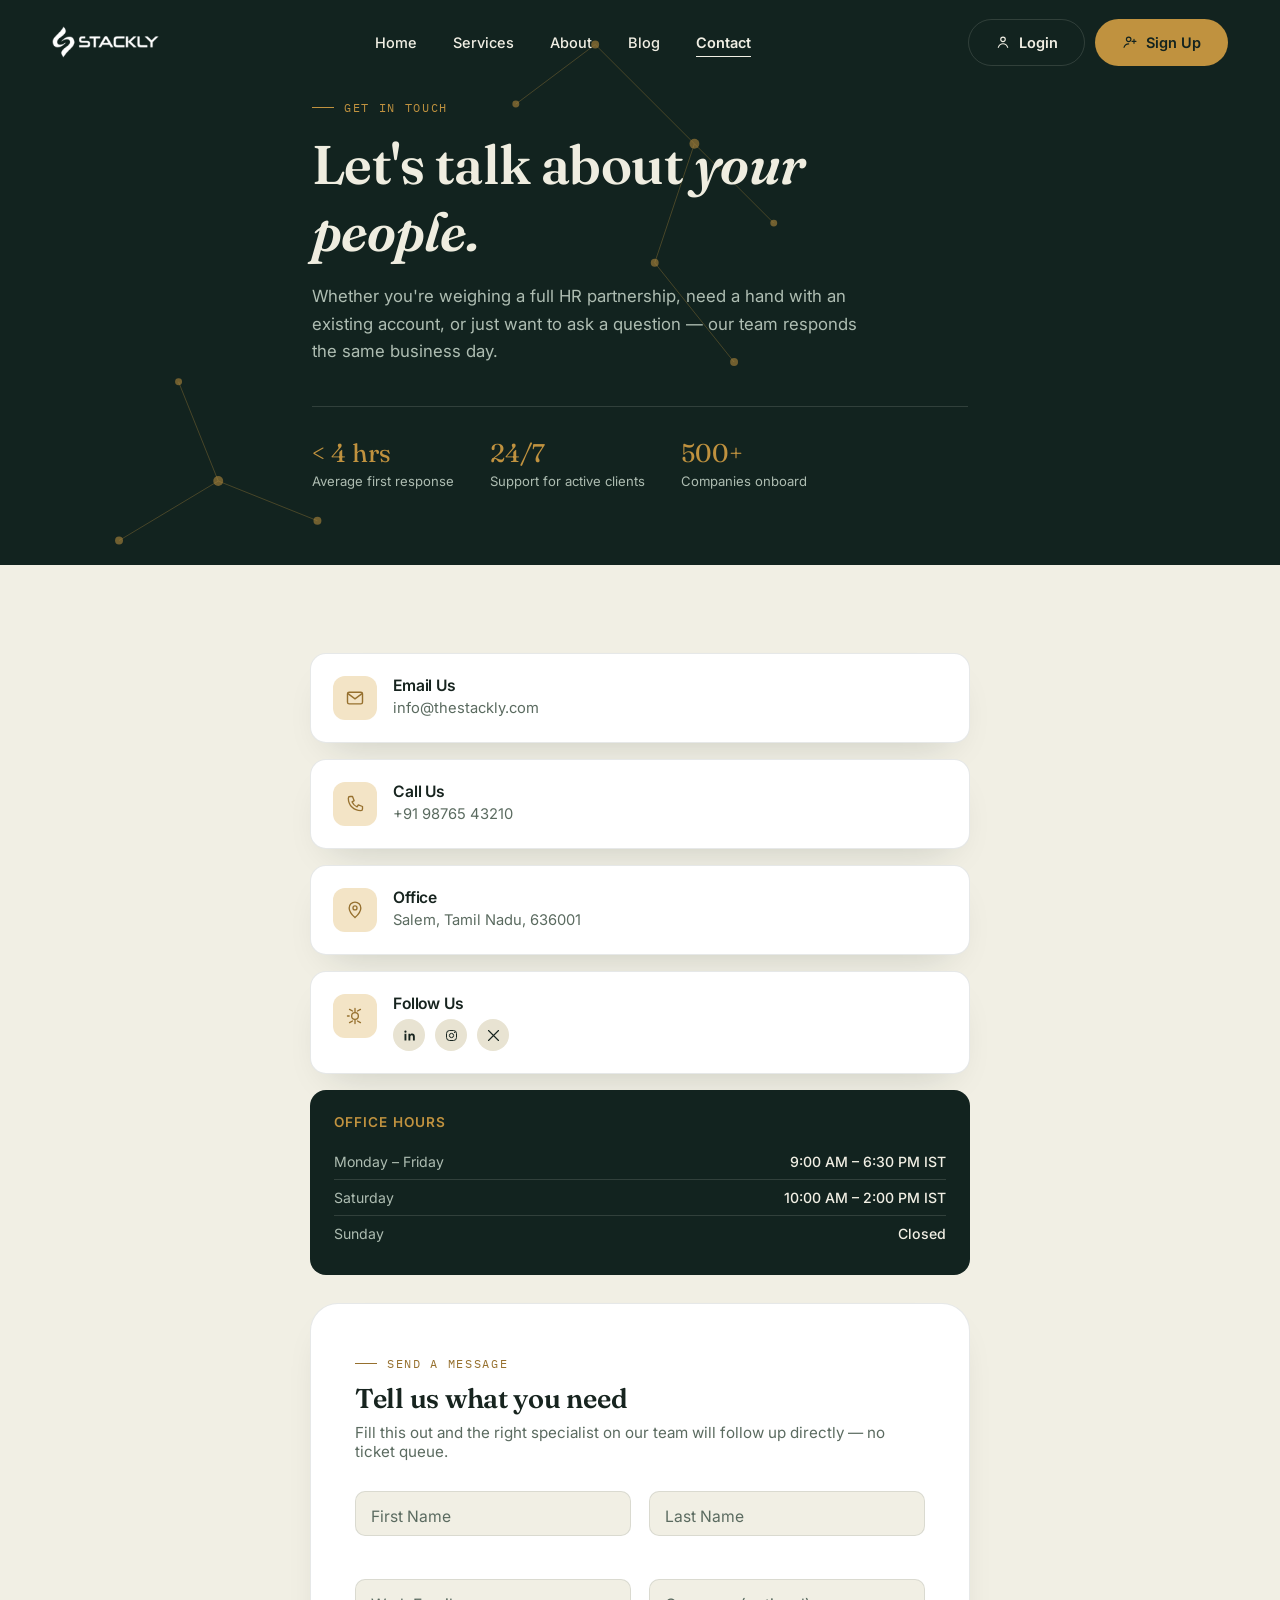
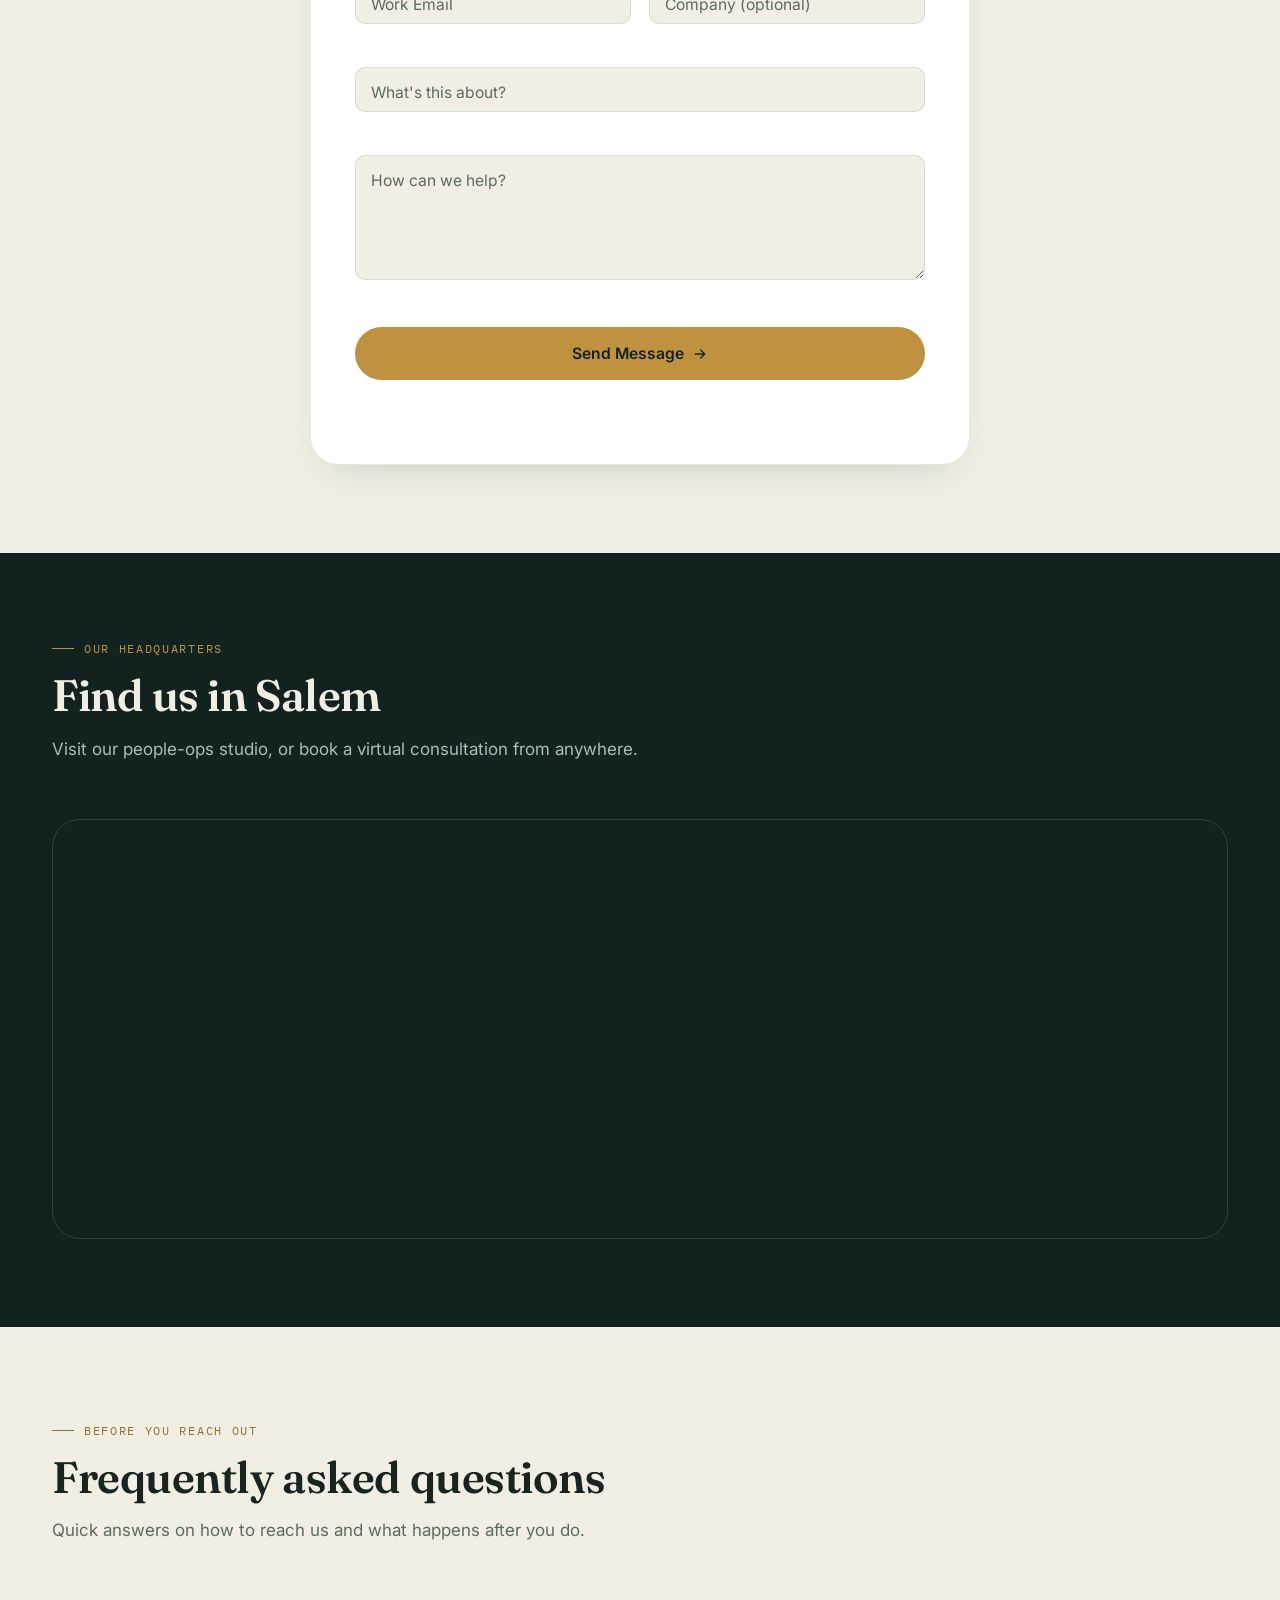
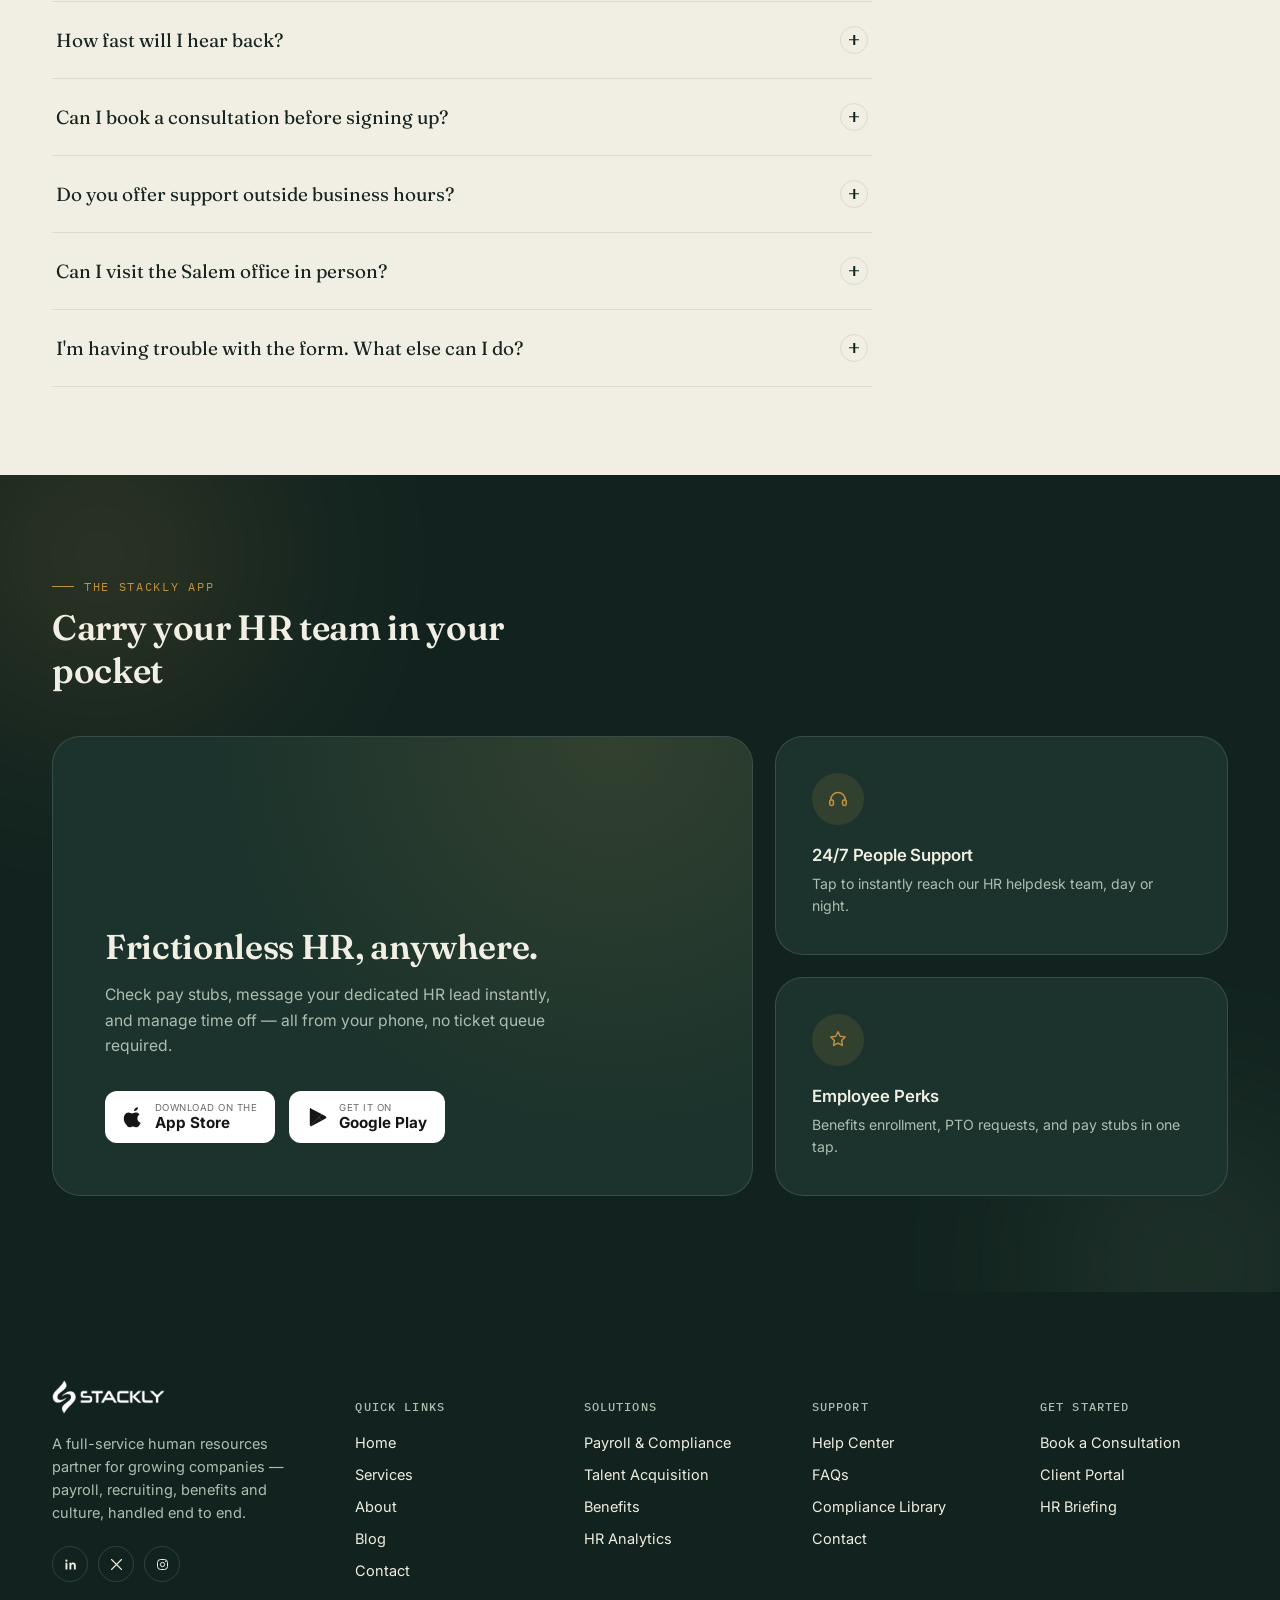
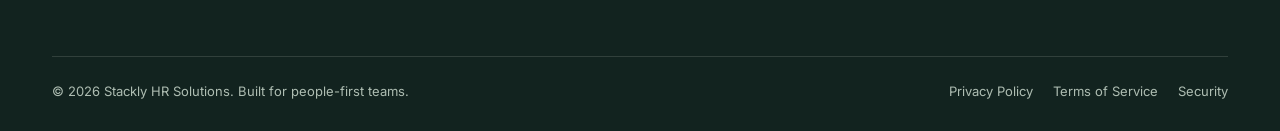
<file: html/contact.html>
<!DOCTYPE html>
<html lang="en">
<head>
<meta charset="UTF-8">
<meta name="viewport" content="width=device-width, initial-scale=1.0">
<title>Contact — Stackly HR Solutions</title>
<meta name="description" content="Talk to Stackly's people-operations team. Book a consultation, get support on an existing account, or visit our Salem studio.">
<link rel="stylesheet" href="../css/index.css">
<link rel="stylesheet" href="../css/contact.css">
</head>
<body class="hero-page">

<!-- ============ HEADER (shared — identical markup/classes to index.html, driven entirely by css/index.css + js/index.js) ============ -->
<header class="site-header">
  <div class="wrap">
    <a href="index.html" class="brand">
      <img src="../assets/Logo.webp" alt="" class="brand-logo">
    </a>

    <nav class="main-nav" aria-label="Primary">
      <a href="index.html">Home</a>
      <a href="services.html">Services</a>
      <a href="about.html">About</a>
      <a href="blog.html">Blog</a>
      <a href="contact.html" aria-current="page">Contact</a>
    </nav>

    <div class="header-cta">
      <a href="login.html" class="btn btn-line btn-login">
        <svg viewBox="0 0 24 24" fill="none"><circle cx="12" cy="8" r="3.4" stroke="currentColor" stroke-width="1.7"/><path d="M5 20c1.3-3.6 4-5.4 7-5.4s5.7 1.8 7 5.4" stroke="currentColor" stroke-width="1.7" stroke-linecap="round"/></svg>
        Login
      </a>
      <a href="signup.html" class="btn btn-brass btn-signup">
        <svg viewBox="0 0 24 24" fill="none"><circle cx="10" cy="8" r="3.4" stroke="currentColor" stroke-width="1.7"/><path d="M3 20c1.2-3.4 3.7-5.1 7-5.1" stroke="currentColor" stroke-width="1.7" stroke-linecap="round"/><path d="M18 8v6M15 11h6" stroke="currentColor" stroke-width="1.7" stroke-linecap="round"/></svg>
        Sign Up
      </a>
      <button class="hamburger" aria-label="Open menu" aria-expanded="false" aria-controls="mobileNav">
        <span></span><span></span><span></span>
      </button>
    </div>
  </div>
</header>

<!-- ============ MOBILE NAV (shared — identical markup/classes to index.html, driven entirely by css/index.css + js/index.js) ============ -->
<nav class="mobile-nav" id="mobileNav" aria-label="Mobile">
  <div class="mobile-nav-head">
    <a href="index.html" class="brand mobile-brand">
      <img src="../assets/Logo.webp" alt="" class="brand-logo">
    </a>
    <button class="mobile-nav-close" aria-label="Close menu">
      <svg viewBox="0 0 24 24" fill="none"><path d="M6 6l12 12M18 6L6 18" stroke="currentColor" stroke-width="1.8" stroke-linecap="round"/></svg>
    </button>
  </div>

  <div class="mobile-nav-links">
    <a href="index.html">Home</a>
    <a href="services.html">Services</a>
    <a href="about.html">About</a>
    <a href="blog.html">Blog</a>
    <a href="contact.html" aria-current="page">Contact</a>
  </div>

  <div class="mobile-nav-ctas">
    <a href="login.html" class="btn btn-line-ink">
      <svg viewBox="0 0 24 24" fill="none" width="16" height="16"><circle cx="12" cy="8" r="3.4" stroke="currentColor" stroke-width="1.7"/><path d="M5 20c1.3-3.6 4-5.4 7-5.4s5.7 1.8 7 5.4" stroke="currentColor" stroke-width="1.7" stroke-linecap="round"/></svg>
      Login
    </a>
    <a href="signup.html" class="btn btn-brass">
      <svg viewBox="0 0 24 24" fill="none" width="16" height="16"><circle cx="10" cy="8" r="3.4" stroke="currentColor" stroke-width="1.7"/><path d="M3 20c1.2-3.4 3.7-5.1 7-5.1" stroke="currentColor" stroke-width="1.7" stroke-linecap="round"/><path d="M18 8v6M15 11h6" stroke="currentColor" stroke-width="1.7" stroke-linecap="round"/></svg>
      Sign Up
    </a>
  </div>

  <div class="mobile-nav-foot">
    <span>stackly@info.com</span>
    <span>+161 45674567</span>
  </div>
</nav>

<!-- ============ CONTACT HERO ============ -->
<section class="contact-hero on-ink">
  <svg class="hero-network" viewBox="0 0 800 800" preserveAspectRatio="xMidYMid slice" aria-hidden="true">
    <g class="net-lines" stroke="#C0923F" stroke-width="1" opacity="0.35">
      <line x1="600" y1="120" x2="700" y2="220"/>
      <line x1="700" y1="220" x2="660" y2="340"/>
      <line x1="700" y1="220" x2="780" y2="300"/>
      <line x1="660" y1="340" x2="740" y2="440"/>
      <line x1="600" y1="120" x2="520" y2="180"/>
      <line x1="120" y1="620" x2="220" y2="560"/>
      <line x1="220" y1="560" x2="180" y2="460"/>
      <line x1="220" y1="560" x2="320" y2="600"/>
    </g>
    <g class="net-dots" fill="#C0923F" opacity="0.6">
      <circle cx="600" cy="120" r="4"/>
      <circle cx="700" cy="220" r="5"/>
      <circle cx="660" cy="340" r="4"/>
      <circle cx="780" cy="300" r="3.5"/>
      <circle cx="740" cy="440" r="4"/>
      <circle cx="520" cy="180" r="3.5"/>
      <circle cx="120" cy="620" r="4"/>
      <circle cx="220" cy="560" r="5"/>
      <circle cx="180" cy="460" r="3.5"/>
      <circle cx="320" cy="600" r="4"/>
    </g>
  </svg>

  <div class="wrap contact-hero-inner">
    <span class="eyebrow">Get In Touch</span>
    <h1>Let's talk about <em>your people.</em></h1>
    <p class="hero-sub">Whether you're weighing a full HR partnership, need a hand with an existing account, or just want to ask a question — our team responds the same business day.</p>

    <div class="hero-quickstats">
      <div class="qstat">
        <span class="qstat-num">&lt; 4 hrs</span>
        <span class="qstat-label">Average first response</span>
      </div>
      <div class="qstat">
        <span class="qstat-num">24/7</span>
        <span class="qstat-label">Support for active clients</span>
      </div>
      <div class="qstat">
        <span class="qstat-num">500+</span>
        <span class="qstat-label">Companies onboard</span>
      </div>
    </div>
  </div>
</section>

<!-- ============ CONTACT GRID ============ -->
<section class="section">
  <div class="wrap">
    <div class="contact-grid">

      <div class="contact-info-col reveal">
        <div class="info-card">
          <div class="info-icon">
            <svg viewBox="0 0 24 24" fill="none"><rect x="3" y="5" width="18" height="14" rx="2" stroke="currentColor" stroke-width="1.7"/><path d="M4 7l8 6 8-6" stroke="currentColor" stroke-width="1.7" stroke-linecap="round"/></svg>
          </div>
          <div>
            <h3>Email Us</h3>
            <p><a href="mailto:info@thestackly.com">info@thestackly.com</a></p>
          </div>
        </div>

        <div class="info-card">
          <div class="info-icon">
            <svg viewBox="0 0 24 24" fill="none"><path d="M6 3h3l2 5-2.5 1.5a12 12 0 006 6L16 13l5 2v3a2 2 0 01-2 2C10.5 20 4 13.5 4 5a2 2 0 012-2z" stroke="currentColor" stroke-width="1.6" stroke-linejoin="round"/></svg>
          </div>
          <div>
            <h3>Call Us</h3>
            <p><a href="tel:+919876543210">+91 98765 43210</a></p>
          </div>
        </div>

        <div class="info-card">
          <div class="info-icon">
            <svg viewBox="0 0 24 24" fill="none"><path d="M12 21s7-6.1 7-11.5A7 7 0 105 9.5C5 14.9 12 21 12 21z" stroke="currentColor" stroke-width="1.6"/><circle cx="12" cy="9.5" r="2.4" stroke="currentColor" stroke-width="1.6"/></svg>
          </div>
          <div>
            <h3>Office</h3>
            <p>Salem, Tamil Nadu, 636001</p>
          </div>
        </div>

        <div class="info-card">
          <div class="info-icon">
            <svg viewBox="0 0 24 24" fill="none"><path d="M12 3v4M12 17v4M5 12H3M9 6L5.5 4M9 18l-3.5 2M15 6l3.5-2M15 18l3.5 2" stroke="currentColor" stroke-width="1.6" stroke-linecap="round"/><circle cx="12" cy="12" r="4" stroke="currentColor" stroke-width="1.6"/></svg>
          </div>
          <div>
            <h3>Follow Us</h3>
            <div class="social-icons-group">
              <a href="404.html" aria-label="LinkedIn"><svg viewBox="0 0 24 24" fill="none"><path d="M4 9h3v11H4zM5.5 4a1.8 1.8 0 100 3.6A1.8 1.8 0 005.5 4zM10 9h3v1.6c.6-1 1.7-1.8 3.3-1.8 2.5 0 4.2 1.6 4.2 4.9V20h-3v-5.7c0-1.6-.6-2.6-2-2.6-1.1 0-1.8.8-2.1 1.5-.1.3-.1.6-.1 1V20h-3V9z" fill="currentColor"/></svg></a>
              <a href="404.html" aria-label="Instagram"><svg viewBox="0 0 24 24" fill="none"><rect x="4" y="4" width="16" height="16" rx="5" stroke="currentColor" stroke-width="1.6"/><circle cx="12" cy="12" r="3.4" stroke="currentColor" stroke-width="1.6"/><circle cx="17" cy="7" r="1" fill="currentColor"/></svg></a>
              <a href="404.html" aria-label="X / Twitter"><svg viewBox="0 0 24 24" fill="none"><path d="M4 4l16 16M20 4L4 20" stroke="currentColor" stroke-width="1.8" stroke-linecap="round"/></svg></a>
            </div>
          </div>
        </div>

        <div class="hours-card">
          <h4>Office Hours</h4>
          <div class="hours-row"><span>Monday – Friday</span><span>9:00 AM – 6:30 PM IST</span></div>
          <div class="hours-row"><span>Saturday</span><span>10:00 AM – 2:00 PM IST</span></div>
          <div class="hours-row"><span>Sunday</span><span>Closed</span></div>
        </div>
      </div>

      <div class="contact-form-wrapper reveal">
        <span class="eyebrow">Send a message</span>
        <h2>Tell us what you need</h2>
        <p class="form-intro">Fill this out and the right specialist on our team will follow up directly — no ticket queue.</p>

        <form id="contactForm" class="premium-form" novalidate>
          <div class="form-row">
            <div class="input-group">
              <input type="text" id="firstName" required pattern="[A-Za-z\s'-]+" title="Letters only, please." autocomplete="given-name">
              <label for="firstName">First Name</label>
              <span class="error-text"></span>
            </div>
            <div class="input-group">
              <input type="text" id="lastName" required pattern="[A-Za-z\s'-]+" title="Letters only, please." autocomplete="family-name">
              <label for="lastName">Last Name</label>
              <span class="error-text"></span>
            </div>
          </div>

          <div class="form-row">
            <div class="input-group">
              <input type="email" id="contactEmail" required>
              <label for="contactEmail">Work Email</label>
              <span class="error-text"></span>
            </div>
            <div class="input-group">
              <input type="text" id="companyName">
              <label for="companyName">Company (optional)</label>
              <span class="error-text"></span>
            </div>
          </div>

          <div class="input-group">
            <select id="inquiryType" required>
              <option value="" disabled selected></option>
              <option value="consultation">Book a Consultation</option>
              <option value="support">Existing Account Support</option>
              <option value="partnership">Partnership Inquiry</option>
              <option value="press">Press / Media</option>
              <option value="other">Other</option>
            </select>
            <label for="inquiryType">What's this about?</label>
            <span class="error-text"></span>
          </div>

          <div class="input-group">
            <textarea id="message" rows="5" required></textarea>
            <label for="message">How can we help?</label>
            <span class="error-text"></span>
          </div>

          <button type="submit" class="btn btn-brass btn-submit-contact">
            Send Message
            <svg width="16" height="16" viewBox="0 0 24 24" fill="none"><path d="M5 12h14M13 6l6 6-6 6" stroke="currentColor" stroke-width="2" stroke-linecap="round" stroke-linejoin="round"/></svg>
          </button>

          <div id="contactFormMessage" class="form-message" role="status" aria-live="polite"></div>
        </form>
      </div>

    </div>
  </div>
</section>

<!-- ============ MAP ============ -->
<section class="section on-ink map-section">
  <div class="wrap">
    <div class="section-head reveal">
      <span class="eyebrow">Our Headquarters</span>
      <h2>Find us in Salem</h2>
      <p>Visit our people-ops studio, or book a virtual consultation from anywhere.</p>
    </div>

    <div class="map-wrapper reveal">
      <iframe
        src="https://www.google.com/maps/embed?pb=!1m18!1m12!1m3!1d3907.1616098770783!2d78.17140487459903!3d11.68295658852636!2m3!1f0!2f0!3f0!3m2!1i1024!2i768!4f13.1!3m3!1m2!1s0x3babefef7fd970bb%3A0xe11aef1a71994f9!2sStackly!5e0!3m2!1sen!2sin!4v1785086794316!5m2!1sen!2sin"
        width="100%" height="100%" style="border:0;" allowfullscreen="" loading="lazy"
        referrerpolicy="strict-origin-when-cross-origin" title="Stackly office location map"></iframe>
    </div>
  </div>
</section>

<!-- ============ FAQ (shared markup — accordion driven entirely by js/index.js) ============ -->
<section class="section">
  <div class="wrap">
    <div class="section-head reveal">
      <span class="eyebrow">Before You Reach Out</span>
      <h2>Frequently asked questions</h2>
      <p>Quick answers on how to reach us and what happens after you do.</p>
    </div>

    <div class="faq-list reveal">
      <div class="faq-item">
        <button class="faq-q"><span>How fast will I hear back?</span><span class="plus"></span></button>
        <div class="faq-a"><p>Most messages get a reply within four business hours. If you're an active client with an urgent issue, use the priority line in your client portal instead of this form — it routes straight to your dedicated HR lead.</p></div>
      </div>
      <div class="faq-item">
        <button class="faq-q"><span>Can I book a consultation before signing up?</span><span class="plus"></span></button>
        <div class="faq-a"><p>Yes. Select "Book a Consultation" in the form above and we'll schedule a free 30-minute call to walk through your current setup and where we could help.</p></div>
      </div>
      <div class="faq-item">
        <button class="faq-q"><span>Do you offer support outside business hours?</span><span class="plus"></span></button>
        <div class="faq-a"><p>Active clients get 24/7 access to their HR lead for urgent matters — payroll issues, compliance deadlines, or anything time-sensitive. General inquiries submitted here are handled during office hours.</p></div>
      </div>
      <div class="faq-item">
        <button class="faq-q"><span>Can I visit the Salem office in person?</span><span class="plus"></span></button>
        <div class="faq-a"><p>Absolutely — drop-ins are welcome during office hours, though booking ahead means the right specialist will be free to meet with you.</p></div>
      </div>
      <div class="faq-item">
        <button class="faq-q"><span>I'm having trouble with the form. What else can I do?</span><span class="plus"></span></button>
        <div class="faq-a"><p>Email us directly at info@thestackly.com or call +91 98765 43210 during office hours, and we'll pick it up from there.</p></div>
      </div>
    </div>
  </div>
</section>

<!-- ============ APP SECTION ============ -->
<section class="app-section on-ink">
  <div class="glow-orb orb-1"></div>
  <div class="glow-orb orb-2"></div>

  <div class="wrap">
    <div class="app-header reveal">
      <span class="eyebrow">The Stackly App</span>
      <h2>Carry your HR team in your pocket</h2>
    </div>

    <div class="app-bento-grid">
      <div class="bento-card bento-large reveal">
        <div class="bento-content">
          <h3 class="bento-title">Frictionless HR, anywhere.</h3>
          <p class="bento-desc">Check pay stubs, message your dedicated HR lead instantly, and manage time off — all from your phone, no ticket queue required.</p>

          <div class="app-store-buttons">
            <a href="404.html" class="btn-store">
              <svg viewBox="0 0 24 24" fill="currentColor" class="store-icon"><path d="M16.365 1.43c0 1.14-.42 2.06-1.26 2.87-.9.86-2 1.35-3.02 1.27-.12-1.09.42-2.23 1.24-3.02.83-.8 2.05-1.36 3.04-1.32.02.06.02.13.02.2zM20.13 17.02c-.53 1.22-.78 1.76-1.46 2.83-.94 1.5-2.27 3.36-3.92 3.38-1.47.01-1.85-.96-3.84-.95-1.99.01-2.41.97-3.88.95-1.65-.02-2.9-1.7-3.84-3.2C.7 16.75.2 12.83 1.66 10.1c.98-1.83 2.63-2.99 4.4-3.01 1.44-.02 2.8.98 3.68.98.87 0 2.52-1.21 4.25-1.03.72.03 2.75.29 4.05 2.2-.1.07-2.42 1.42-2.4 4.23.03 3.36 2.94 4.48 2.99 4.5-.02.06-.44 1.53-1.5 3.05z"/></svg>
              <div class="btn-store-text">
                <span>Download on the</span>
                <strong>App Store</strong>
              </div>
            </a>
            <a href="404.html" class="btn-store">
              <svg viewBox="0 0 24 24" fill="currentColor" class="store-icon"><path d="M3.6 2.24c-.35.36-.55.9-.55 1.6v16.32c0 .7.2 1.24.56 1.6l.1.08L13 12.56v-.24L3.7 2.16l-.1.08z"/><path d="M16.3 15.86l-3.3-3.3v-.24l3.3-3.3.07.04 3.92 2.23c1.12.63 1.12 1.67 0 2.3l-3.92 2.23-.07.04z"/><path d="M16.37 15.79L13 12.44 3.6 21.85c.35.37.93.42 1.58.05l11.19-6.11z"/><path d="M16.37 9.09L4.68 2.98c-.65-.37-1.23-.32-1.58.05L13 12.44l3.37-3.35z"/></svg>
              <div class="btn-store-text">
                <span>GET IT ON</span>
                <strong>Google Play</strong>
              </div>
            </a>
          </div>
        </div>
      </div>

      <div class="bento-card bento-small reveal">
        <div class="card-glass-icon">
          <svg viewBox="0 0 24 24" fill="none"><path d="M4 13a8 8 0 0116 0" stroke="currentColor" stroke-width="1.7" stroke-linecap="round"/><rect x="3" y="13" width="4" height="6" rx="1.5" stroke="currentColor" stroke-width="1.7"/><rect x="17" y="13" width="4" height="6" rx="1.5" stroke="currentColor" stroke-width="1.7"/></svg>
        </div>
        <h4 class="bento-title-small">24/7 People Support</h4>
        <p class="bento-desc-small">Tap to instantly reach our HR helpdesk team, day or night.</p>
      </div>

      <div class="bento-card bento-small reveal">
        <div class="card-glass-icon">
          <svg viewBox="0 0 24 24" fill="none"><path d="M12 3l2.4 4.9 5.4.8-3.9 3.8.9 5.4-4.8-2.5-4.8 2.5.9-5.4-3.9-3.8 5.4-.8L12 3z" stroke="currentColor" stroke-width="1.6" stroke-linejoin="round"/></svg>
        </div>
        <h4 class="bento-title-small">Employee Perks</h4>
        <p class="bento-desc-small">Benefits enrollment, PTO requests, and pay stubs in one tap.</p>
      </div>
    </div>
  </div>
</section>

<!-- ============ FOOTER (shared — identical markup/classes to index.html, styled entirely by css/index.css) ============ -->
<footer class="site-footer">
  <div class="wrap">
    <div class="footer-top">
      <div class="footer-brand">
        <a href="index.html" class="brand">
          <img src="../assets/Logo.webp" alt="" class="brand-logo">
        </a>
        <p>A full-service human resources partner for growing companies — payroll, recruiting, benefits and culture, handled end to end.</p>
        <div class="footer-social">
          <a href="404.html" aria-label="LinkedIn"><svg viewBox="0 0 24 24" fill="none"><path d="M4 9h3v11H4zM5.5 4a1.8 1.8 0 100 3.6A1.8 1.8 0 005.5 4zM10 9h3v1.6c.6-1 1.7-1.8 3.3-1.8 2.5 0 4.2 1.6 4.2 4.9V20h-3v-5.7c0-1.6-.6-2.6-2-2.6-1.1 0-1.8.8-2.1 1.5-.1.3-.1.6-.1 1V20h-3V9z" fill="currentColor"/></svg></a>
          <a href="404.html" aria-label="X / Twitter"><svg viewBox="0 0 24 24" fill="none"><path d="M4 4l16 16M20 4L4 20" stroke="currentColor" stroke-width="1.8" stroke-linecap="round"/></svg></a>
          <a href="404.html" aria-label="Instagram"><svg viewBox="0 0 24 24" fill="none"><rect x="4" y="4" width="16" height="16" rx="5" stroke="currentColor" stroke-width="1.6"/><circle cx="12" cy="12" r="3.4" stroke="currentColor" stroke-width="1.6"/><circle cx="17" cy="7" r="1" fill="currentColor"/></svg></a>
        </div>
      </div>

      <div class="footer-col">
        <h5>Quick Links</h5>
        <ul>
          <li><a href="index.html">Home</a></li>
          <li><a href="services.html">Services</a></li>
          <li><a href="about.html">About</a></li>
          <li><a href="blog.html">Blog</a></li>
          <li><a href="contact.html">Contact</a></li>
        </ul>
      </div>

      <div class="footer-col">
        <h5>Solutions</h5>
        <ul>
          <li><a href="404.html">Payroll & Compliance</a></li>
          <li><a href="404.html">Talent Acquisition</a></li>
          <li><a href="404.html">Benefits</a></li>
          <li><a href="404.html">HR Analytics</a></li>
        </ul>
      </div>

      <div class="footer-col">
        <h5>Support</h5>
        <ul>
          <li><a href="404.html">Help Center</a></li>
          <li><a href="404.html">FAQs</a></li>
          <li><a href="404.html">Compliance Library</a></li>
          <li><a href="contact.html">Contact</a></li>
        </ul>
      </div>

      <div class="footer-col">
        <h5>Get Started</h5>
        <ul>
          <li><a href="404.html">Book a Consultation</a></li>
          <li><a href="404.html">Client Portal</a></li>
          <li><a href="404.html">HR Briefing</a></li>
        </ul>
      </div>
    </div>

    <div class="footer-bottom">
      <span>© 2026 Stackly HR Solutions. Built for people-first teams.</span>
      <div class="footer-bottom-links">
        <a href="404.html">Privacy Policy</a>
        <a href="404.html">Terms of Service</a>
        <a href="404.html">Security</a>
      </div>
    </div>
  </div>
</footer>

<script src="../js/index.js"></script>
<script src="../js/contact.js"></script>
</body>
</html>
</file>
<file: css/index.css>
/* =========================================================
   BELLWETHER — HR Solutions
   Design tokens
   ========================================================= */
   @import url('https://fonts.googleapis.com/css2?family=Fraunces:ital,opsz,wght@0,9..144,400;0,9..144,500;0,9..144,600;0,9..144,700;1,9..144,500&family=Inter:wght@400;500;600;700;800&family=IBM+Plex+Mono:wght@400;500&display=swap');

   :root{
     /* colour */
     --ink:        #12231F;
     --ink-soft:   #1B332C;
     --ink-line:   rgba(241,239,228,0.14);
     --paper:      #F1EFE4;
     --paper-soft: #E8E3D2;
     --paper-line: rgba(18,35,31,0.10);
     --brass:      #C0923F;
     --brass-dark: #96702E;
     --brass-tint: #F3E4C6;
     --sage:       #6F8F6C;
     --sage-dark:  #4E6B4B;
     --sage-tint:  #DFE7DA;
     --white:      #FFFFFF;
     --text:       #17241F;
     --text-muted: #5B6B60;
     --text-on-ink: #EFEDE0;
     --text-on-ink-muted: #AEBDB2;
   
     /* type */
     --font-display: 'Fraunces', serif;
     --font-body: 'Inter', sans-serif;
     --font-mono: 'IBM Plex Mono', monospace;
   
     /* layout */
     --maxw: 1240px;
     --header-h: 84px;
     --radius-s: 10px;
     --radius-m: 16px;
     --radius-l: 28px;
     --ease: cubic-bezier(.22,.68,0,1);
   }
   
   *,*::before,*::after{ box-sizing:border-box; }
   html{ scroll-behavior:smooth; }
   @media (prefers-reduced-motion: reduce){
     html{ scroll-behavior:auto; }
     *,*::before,*::after{ animation-duration:0.001ms !important; animation-iteration-count:1 !important; transition-duration:0.001ms !important; scroll-behavior:auto !important; }
   }
   
   body{
     margin:0;
     font-family:var(--font-body);
     background:var(--paper);
     color:var(--text);
     -webkit-font-smoothing:antialiased;
     overflow-x:hidden;
   }
   
   img{ max-width:100%; display:block; }
   a{ color:inherit; text-decoration:none; }
   button{ font-family:inherit; cursor:pointer; }
   ul{ margin:0; padding:0; list-style:none; }
   h1,h2,h3,h4{ font-family:var(--font-display); margin:0; font-weight:600; letter-spacing:-0.01em; }
   p{ margin:0; }
   
   :focus-visible{ outline:2px solid var(--brass); outline-offset:3px; }
   
   .wrap{ max-width:var(--maxw); margin:0 auto; padding:0 32px; }
   @media (max-width:720px){ .wrap{ padding:0 20px; } }
   
   .eyebrow{
     font-family:var(--font-mono);
     font-size:12px;
     letter-spacing:0.14em;
     text-transform:uppercase;
     color:var(--brass-dark);
     display:inline-flex;
     align-items:center;
     gap:10px;
   }
   .eyebrow::before{
     content:'';
     width:22px; height:1px;
     background:var(--brass-dark);
     display:inline-block;
   }
   .on-ink .eyebrow{ color:var(--brass); }
   .on-ink .eyebrow::before{ background:var(--brass); }
   
   .btn{
     display:inline-flex;
     align-items:center;
     gap:8px;
     padding:14px 26px;
     border-radius:999px;
     font-weight:600;
     font-size:14.5px;
     border:1px solid transparent;
     transition:transform .35s var(--ease), background .25s ease, color .25s ease, border-color .25s ease, box-shadow .35s var(--ease);
     white-space:nowrap;
   }
   .btn:hover{ transform:translateY(-2px); }
   .btn:active{ transform:translateY(0); }
   .btn-brass{ background:var(--brass); color:var(--ink); }
   .btn-brass:hover{ background:var(--brass-dark); color:var(--white); box-shadow:0 12px 24px -10px rgba(150,112,46,0.55); }
   .btn-line{ background:transparent; border-color:var(--paper-line); color:var(--text); }
   .btn-line:hover{ border-color:var(--ink); }
   .btn-line-ink{ background:transparent; border-color:var(--ink-line); color:var(--text-on-ink); }
   .btn-line-ink:hover{ border-color:var(--brass); color:var(--brass); }
   .btn-ghost{ background:transparent; color:var(--text); padding:14px 8px; }
   .btn-ghost:hover{ color:var(--brass-dark); }
   .btn-sm{ padding:10px 18px; font-size:13px; }
   
   /* =========================================================
      HEADER
      ========================================================= */
   .site-header{
     position:fixed; top:0; left:0; right:0;
     z-index:900;
     height:var(--header-h);
     display:flex; align-items:center;
     background:transparent;
     transition:background .4s var(--ease), box-shadow .4s var(--ease), height .3s var(--ease);
   }
   .site-header .wrap{ display:flex; align-items:center; justify-content:space-between; width:100%; }
   .site-header.is-scrolled{
     background:rgba(241,239,228,0.92);
     backdrop-filter:blur(10px);
     box-shadow:0 1px 0 var(--paper-line);
     height:72px;
   }
   .brand{
     display:flex; align-items:center; gap:10px;
     font-family:var(--font-display);
     font-weight:600;
     font-size:22px;
     color:var(--ink);
     letter-spacing:-0.01em;
   }
   .brand-mark{
     width:34px; height:34px;
     border-radius:9px;
     background:var(--ink);
     display:flex; align-items:center; justify-content:center;
     flex-shrink:0;
   }
   .brand-mark svg{ width:18px; height:18px; }
   .hero-page .site-header:not(.is-scrolled) .brand{ color:var(--paper); }
   .hero-page .site-header:not(.is-scrolled) .brand-mark{ background:var(--brass); }
   .site-header.is-scrolled .brand{ color:var(--ink); }
   .site-header.is-scrolled .brand-mark{ background:var(--ink); }
   
   .main-nav{ display:flex; align-items:center; gap:36px; }
   .main-nav a{
     font-size:14.5px; font-weight:500;
     color:inherit;
     position:relative;
     padding:6px 0;
     transition:color .25s ease;
   }
   .main-nav a::after{
     content:''; position:absolute; left:0; right:0; bottom:0;
     height:1px; background:currentColor;
     transform:scaleX(0); transform-origin:right;
     transition:transform .3s var(--ease);
   }
   .main-nav a:hover::after,
   .main-nav a[aria-current="page"]::after{ transform:scaleX(1); transform-origin:left; }
   .main-nav a[aria-current="page"]{ font-weight:600; }
   
   .header-cta{ display:flex; align-items:center; gap:10px; }
   
   .hamburger{
     display:none;
     width:44px; height:44px;
     border-radius:10px;
     border:1px solid var(--paper-line);
     background:var(--paper);
     align-items:center; justify-content:center;
     position:relative;
     z-index:1200;
     flex-shrink:0;
     transition:background .25s ease, border-color .25s ease, transform .25s var(--ease);
   }
   .hamburger:hover{ transform:translateY(-1px); }
   .hamburger span{
     position:absolute;
     width:18px; height:2px;
     background:var(--ink);
     border-radius:2px;
     transition:transform .35s var(--ease), opacity .2s ease, top .25s var(--ease);
   }
   .hamburger span:nth-child(1){ top:16px; }
   .hamburger span:nth-child(2){ top:22px; }
   .hamburger span:nth-child(3){ top:28px; }
   .hamburger.is-open span:nth-child(1){ top:22px; transform:rotate(45deg); }
   .hamburger.is-open span:nth-child(2){ opacity:0; }
   .hamburger.is-open span:nth-child(3){ top:22px; transform:rotate(-135deg); }
   
   .header-text-color{ color:var(--paper); }
   .hero-page .site-header:not(.is-scrolled) .main-nav a,
   .hero-page .site-header:not(.is-scrolled) .btn-line{ color:var(--paper); border-color:var(--ink-line); }
   .hero-page .site-header:not(.is-scrolled) .btn-line:hover{ color:var(--brass); border-color:var(--brass); }
   .hero-page .site-header:not(.is-scrolled) .hamburger{ background:rgba(241,239,228,0.08); border-color:var(--ink-line); }
   .hero-page .site-header:not(.is-scrolled) .hamburger span{ background:var(--paper); }
   
   /* =========================================================
      MOBILE NAV OVERLAY
      ========================================================= */
   .mobile-nav{
     position:fixed; inset:0;
     background:var(--ink);
     z-index:1100;
     display:flex; flex-direction:column;
     padding:24px 24px 40px;
     transform:translateY(-100%);
     transition:transform .55s var(--ease);
     overflow-y:auto;
   }
   .mobile-nav.is-open{ transform:translateY(0); }

   /* header row inside the panel: logo left, circular close (X) button right */
   .mobile-nav-head{
     display:flex;
     align-items:center;
     justify-content:space-between;
     padding-bottom:20px;
     margin-bottom:20px;
     border-bottom:1px solid var(--ink-line);
     opacity:0;
     transform:translateY(-10px);
     transition:opacity .4s var(--ease), transform .4s var(--ease);
   }
   .mobile-nav.is-open .mobile-nav-head{
     opacity:1;
     transform:translateY(0);
     transition-delay:.05s;
   }
   .mobile-brand{ color:var(--paper); }
   .mobile-brand .brand-logo{ filter:none; }
   .mobile-nav-close{
     width:44px; height:44px;
     border-radius:50%;
     border:1px solid var(--ink-line);
     background:rgba(241,239,228,0.06);
     color:var(--paper);
     display:flex; align-items:center; justify-content:center;
     flex-shrink:0;
     transition:background .25s ease, border-color .25s ease, color .25s ease, transform .3s var(--ease);
   }
   .mobile-nav-close svg{ width:18px; height:18px; }
   .mobile-nav-close:hover{ background:var(--brass); border-color:var(--brass); color:var(--ink); transform:rotate(90deg); }
   .mobile-nav-close:active{ transform:rotate(90deg) scale(0.92); }

   .mobile-nav-links{ display:flex; flex-direction:column; }
   .mobile-nav a{
     display:block;
     font-family:var(--font-display);
     font-size:32px;
     color:var(--text-on-ink);
     padding:14px 0;
     border-bottom:1px solid var(--ink-line);
     transition:color .3s ease, padding-left .3s var(--ease);
   }
   .mobile-nav-links a{
     color:var(--text-on-ink);
     opacity:0;
     transform:translateY(16px);
     transition:opacity .5s var(--ease), transform .5s var(--ease), color .3s ease, padding-left .3s var(--ease);
   }
   .mobile-nav.is-open .mobile-nav-links a{
     opacity:1;
     transform:translateY(0);
   }
   .mobile-nav.is-open .mobile-nav-links a:nth-child(1){ transition-delay:.10s; }
   .mobile-nav.is-open .mobile-nav-links a:nth-child(2){ transition-delay:.16s; }
   .mobile-nav.is-open .mobile-nav-links a:nth-child(3){ transition-delay:.22s; }
   .mobile-nav.is-open .mobile-nav-links a:nth-child(4){ transition-delay:.28s; }
   .mobile-nav.is-open .mobile-nav-links a:nth-child(5){ transition-delay:.34s; }
   .mobile-nav-links a:hover,
   .mobile-nav-links a:focus-visible{ color:var(--brass); padding-left:8px; }
   .mobile-nav a[aria-current="page"]{ color:var(--brass); }

   .mobile-nav-ctas{
     margin-top:28px; display:flex; flex-direction:column; gap:12px;
     opacity:0; transform:translateY(16px);
     transition:opacity .5s var(--ease), transform .5s var(--ease);
     transition-delay:.38s;
   }
   .mobile-nav.is-open .mobile-nav-ctas{ opacity:1; transform:translateY(0); }
   .mobile-nav-ctas .btn{ justify-content:center; }

   .mobile-nav-foot{
     margin-top:auto; padding-top:32px;
     color:var(--text-on-ink-muted); font-size:13px;
     display:flex; justify-content:space-between; flex-wrap:wrap; gap:10px;
     opacity:0;
     transition:opacity .5s var(--ease);
     transition-delay:.44s;
   }
   .mobile-nav.is-open .mobile-nav-foot{ opacity:1; }
   body.nav-open{ overflow:hidden; }
   
   @media (max-width:900px){
     .main-nav, .header-cta .btn{ display:none; }
     .hamburger{ display:flex; }
   }
   
   /* =========================================================
      HERO
      (content centered horizontally instead of pinned to the left)
      ========================================================= */
   .hero{
     position:relative;
     min-height:100vh;
     display:flex; align-items:flex-end;
     padding-top:var(--header-h);
     background:var(--ink);
     overflow:hidden;
   }
   .hero-bg{
     position:absolute; inset:0;
     background-size:cover; background-position:center 30%;
   }
   .hero-bg::after{
     content:'';
     position:absolute; inset:0;
     background:
       linear-gradient(180deg, rgba(18,35,31,0.55) 0%, rgba(18,35,31,0.45) 35%, rgba(18,35,31,0.92) 92%),
       linear-gradient(90deg, rgba(18,35,31,0.75) 0%, rgba(18,35,31,0.15) 55%);
   }
   .hero-network{ position:absolute; inset:0; opacity:0.5; pointer-events:none; }
   .hero-inner{
     position:relative; z-index:2; width:100%; padding-bottom:64px;
     display:flex; flex-direction:column; align-items:center;
     text-align:center;
   }
   .hero-top{ padding-top:120px; max-width:720px; margin:0 auto; display:flex; flex-direction:column; align-items:center; }
   .hero-top .eyebrow{ margin-bottom:22px; }
   .hero h1{
     font-size:clamp(40px, 6vw, 74px);
     line-height:1.03;
     color:var(--paper);
     font-weight:600;
   }
   .hero h1 em{ font-style:italic; color:var(--brass); font-weight:500; }
   .hero-sub{
     margin:24px auto 0;
     font-size:18px; line-height:1.6;
     color:var(--text-on-ink-muted);
     max-width:520px;
   }
   .hero-cta-row{ margin-top:36px; display:flex; align-items:center; justify-content:center; gap:20px; flex-wrap:wrap; }
   
   .quickstart{
     margin:64px auto 0;
     width:100%;
     max-width:920px;
     background:rgba(241,239,228,0.97);
     border-radius:var(--radius-l);
     padding:10px;
     display:flex;
     align-items:stretch;
     gap:4px;
     box-shadow:0 30px 60px -20px rgba(0,0,0,0.5);
     flex-wrap:wrap;
   }
   .qs-field{
     flex:1 1 180px;
     padding:14px 20px;
     border-radius:20px;
     transition:background .2s ease;
     text-align:left;
   }
   .qs-field:hover{ background:var(--paper-soft); }
   .qs-field label{
     display:block; font-family:var(--font-mono); font-size:10.5px;
     letter-spacing:.08em; text-transform:uppercase; color:var(--text-muted); margin-bottom:5px;
   }
   .qs-field select, .qs-field input{
     border:none; background:transparent; font-family:var(--font-body);
     font-size:15px; font-weight:600; color:var(--text); width:100%; padding:0;
   }
   .qs-field select:focus, .qs-field input:focus{ outline:none; }
   .qs-submit{
     flex:0 0 auto; display:flex; align-items:center; justify-content:center;
     background:var(--ink); color:var(--paper);
     border-radius:20px; padding:0 30px; font-weight:600; font-size:14.5px; gap:8px;
     transition:background .25s ease, transform .25s var(--ease);
   }
   .qs-submit:hover{ background:var(--brass-dark); transform:translateY(-1px); }
   
   .hero-trust{
     margin-top:34px; display:flex; align-items:center; justify-content:center; gap:16px; flex-wrap:wrap;
   }
   .avatar-stack{ display:flex; }
   .avatar-stack img{
     width:38px; height:38px; border-radius:50%;
     border:2px solid var(--ink);
     object-fit:cover; margin-left:-10px;
   }
   .avatar-stack img:first-child{ margin-left:0; }
   .hero-trust-text{ color:var(--text-on-ink-muted); font-size:14px; }
   .hero-trust-text strong{ color:var(--paper); }

   @media (max-width:480px){
     .quickstart{ flex-direction:column; }
     .qs-field{ flex:1 1 100%; }
     .qs-submit{ width:100%; margin-top:6px; }
   }
   
   /* =========================================================
      SECTION SCAFFOLD
      ========================================================= */
   section{ position:relative; }
   .section{ padding:112px 0; }
   .section-tight{ padding:88px 0; }
   @media (max-width:720px){
     .section{ padding:72px 0; }
     .section-tight{ padding:56px 0; }
   }
   .section-head{ max-width:640px; margin-bottom:56px; }
   .section-head h2{ font-size:clamp(30px,4vw,44px); margin-top:16px; line-height:1.08; }
   .section-head p{ margin-top:16px; font-size:17px; color:var(--text-muted); line-height:1.6; }
   .section-head-row{
     display:flex; justify-content:space-between; align-items:flex-end; gap:24px; flex-wrap:wrap;
   }
   
   .on-ink{ background:var(--ink); color:var(--text-on-ink); }
   .on-ink .section-head p{ color:var(--text-on-ink-muted); }
   .on-ink h2, .on-ink h3, .on-ink h4{ color:var(--paper); }
   
   .on-paper-soft{ background:var(--paper-soft); }
   
   /* divider node motif */
   .node-divider{ height:1px; background:var(--paper-line); position:relative; margin:0 auto; max-width:var(--maxw); }
   .on-ink .node-divider{ background:var(--ink-line); }
   
   /* =========================================================
      SOLUTIONS GRID (destination-style cards)
      ========================================================= */
   .solutions-grid{
     display:grid; grid-template-columns:repeat(3,1fr); gap:26px;
   }
   @media (max-width:980px){ .solutions-grid{ grid-template-columns:repeat(2,1fr); } }
   @media (max-width:620px){ .solutions-grid{ grid-template-columns:1fr; } }
   
   .sol-card{
     border-radius:var(--radius-m);
     overflow:hidden;
     background:var(--white);
     border:1px solid var(--paper-line);
     display:flex; flex-direction:column;
     transition:transform .4s var(--ease), box-shadow .4s var(--ease);
   }
   .sol-card:hover{ transform:translateY(-6px); box-shadow:0 24px 48px -24px rgba(18,35,31,0.28); }
   .sol-media{ position:relative; height:210px; overflow:hidden; }
   .sol-media img{ width:100%; height:100%; object-fit:cover; transition:transform .6s var(--ease); }
   .sol-card:hover .sol-media img{ transform:scale(1.06); }
   .sol-tag{
     position:absolute; top:14px; left:14px;
     background:rgba(241,239,228,0.92);
     font-family:var(--font-mono); font-size:10.5px; letter-spacing:.05em;
     padding:6px 10px; border-radius:999px; color:var(--ink);
   }
   .sol-body{ padding:22px 24px 26px; display:flex; flex-direction:column; gap:10px; flex:1; }
   .sol-body h3{ font-size:21px; }
   .sol-body .stat{ font-family:var(--font-mono); font-size:12px; color:var(--brass-dark); letter-spacing:.03em; }
   .sol-body p{ color:var(--text-muted); font-size:14.5px; line-height:1.55; }
   .sol-link{
     margin-top:auto; display:inline-flex; align-items:center; gap:6px;
     font-weight:600; font-size:14px; color:var(--ink);
     padding-top:6px;
   }
   .sol-link svg{ width:14px; height:14px; transition:transform .3s var(--ease); }
   .sol-card:hover .sol-link svg{ transform:translate(3px,-3px); }
   
   /* =========================================================
      PROGRAMS (large feature cards, curated experiences style)
      ========================================================= */
   .programs{ display:grid; grid-template-columns:repeat(3,1fr); gap:22px; }
   @media (max-width:980px){ .programs{ grid-template-columns:1fr; } }
   @media (max-width:560px){ .program-media{ height:200px; } }
   .program-card{
     border-radius:var(--radius-l); overflow:hidden;
     background:var(--ink);
     color:var(--paper);
     display:flex; flex-direction:column;
     transition:transform .4s var(--ease), box-shadow .4s var(--ease);
   }
   .program-card:hover{ transform:translateY(-6px); box-shadow:0 24px 48px -24px rgba(18,35,31,0.35); }
   .program-media{ position:relative; height:240px; overflow:hidden; flex-shrink:0; }
   .program-media img{ width:100%; height:100%; object-fit:cover; transition:transform .6s var(--ease); }
   .program-card:hover .program-media img{ transform:scale(1.06); }
   .program-inner{ padding:26px 28px 30px; display:flex; flex-direction:column; gap:10px; flex:1; }
   .program-inner .eyebrow{ color:var(--brass); }
   .program-inner .eyebrow::before{ background:var(--brass); }
   .program-inner h3{ font-size:24px; color:var(--paper); }
   .program-inner p{ color:var(--text-on-ink-muted); font-size:14.5px; line-height:1.55; max-width:none; }
   .program-inner .sol-link{ color:var(--paper); margin-top:auto; padding-top:4px; }
   
   /* =========================================================
      WHY US (icon features)
      ========================================================= */
   .why-grid{ display:grid; grid-template-columns:repeat(4,1fr); gap:32px; }
   @media (max-width:900px){ .why-grid{ grid-template-columns:repeat(2,1fr); } }
   @media (max-width:560px){ .why-grid{ grid-template-columns:1fr; } }
   .why-item{ padding-top:24px; border-top:1px solid var(--paper-line); }
   .why-icon{
     width:46px; height:46px; border-radius:12px;
     background:var(--sage-tint); color:var(--sage-dark);
     display:flex; align-items:center; justify-content:center; margin-bottom:20px;
     transition:transform .35s var(--ease), background .35s ease;
   }
   .why-item:hover .why-icon{ transform:translateY(-3px) scale(1.05); background:var(--brass-tint); color:var(--brass-dark); }
   .why-icon svg{ width:22px; height:22px; }
   .why-item h4{ font-size:18px; margin-bottom:8px; }
   .why-item p{ color:var(--text-muted); font-size:14.5px; line-height:1.55; }
   
   /* =========================================================
      INSIGHTS / BLOG
      ========================================================= */
   .insights-grid{ display:grid; grid-template-columns:repeat(3,1fr); gap:2px; background:var(--paper-line); border:1px solid var(--paper-line); border-radius:var(--radius-m); overflow:hidden; }
   @media (max-width:900px){ .insights-grid{ grid-template-columns:repeat(2,1fr); } }
   @media (max-width:600px){ .insights-grid{ grid-template-columns:1fr; } }
   .insight-card{ background:var(--paper); padding:30px; display:flex; flex-direction:column; gap:14px; transition:background .3s ease; }
   .insight-card:hover{ background:var(--paper-soft); }
   .insight-top{ display:flex; align-items:center; gap:12px; font-family:var(--font-mono); font-size:11.5px; color:var(--text-muted); }
   .insight-cat{ color:var(--brass-dark); font-weight:600; }
   .insight-card h3{ font-size:19px; line-height:1.3; }
   .insight-more{ margin-top:auto; display:flex; align-items:center; gap:8px; font-weight:600; font-size:13.5px; }
   .insight-more svg{ width:14px; height:14px; transition:transform .3s var(--ease); }
   .insight-card:hover .insight-more svg{ transform:translateX(3px); }
   
   /* =========================================================
      TESTIMONIAL
      ========================================================= */
   .testimonial{ display:grid; grid-template-columns:220px 1fr; gap:56px; align-items:center; }
   @media (max-width:760px){ .testimonial{ grid-template-columns:1fr; gap:28px; justify-items:center; text-align:center; } }
   .testi-photo{ width:220px; height:220px; min-width:220px; min-height:220px; border-radius:var(--radius-l); overflow:hidden; }
   .testi-photo img{ width:100%; height:100%; object-fit:cover; object-position:center; transition:opacity .3s ease; }
   @media (max-width:760px){ .testi-photo{ margin:0 auto; } }
   .testimonial blockquote{
     margin:0; font-family:var(--font-display); font-style:italic; font-weight:500;
     font-size:clamp(22px,3vw,32px); line-height:1.32; color:var(--paper);
     transition:opacity .3s ease;
   }
   .testi-meta{ margin-top:22px; display:flex; align-items:center; gap:16px; flex-wrap:wrap; }
   @media (max-width:760px){ .testi-meta{ justify-content:center; } }
   .testi-meta strong{ display:block; color:var(--paper); font-family:var(--font-body); font-weight:600; }
   .testi-meta span{ color:var(--text-on-ink-muted); font-size:13.5px; }
   .testi-stars{ color:var(--brass); letter-spacing:2px; }
   .testi-nav{ margin-top:26px; display:flex; gap:10px; }
   @media (max-width:760px){ .testi-nav{ justify-content:center; } }
   .testi-nav button{
     width:42px; height:42px; border-radius:50%; border:1px solid var(--ink-line);
     background:transparent; color:var(--paper); display:flex; align-items:center; justify-content:center;
     transition:background .25s ease, border-color .25s ease, transform .25s var(--ease);
   }
   .testi-nav button:hover{ background:var(--brass); border-color:var(--brass); color:var(--ink); transform:translateY(-2px); }
   .testi-nav svg{ width:16px; height:16px; }
   
   /* =========================================================
      PROCESS
      ========================================================= */
   .process-grid{ display:grid; grid-template-columns:repeat(4,1fr); gap:30px; }
   @media (max-width:900px){ .process-grid{ grid-template-columns:repeat(2,1fr); } }
   @media (max-width:560px){ .process-grid{ grid-template-columns:1fr; } }
   .process-item{ padding:28px 0 0; border-top:1px solid var(--paper-line); position:relative; }
   .process-num{ font-family:var(--font-mono); font-size:13px; color:var(--brass-dark); }
   .process-item h3{ font-size:20px; margin-top:16px; }
   .process-item p{ margin-top:10px; color:var(--text-muted); font-size:14.5px; line-height:1.6; }
   
   /* =========================================================
      NEWSLETTER BAND
      ========================================================= */
   .newsletter{
     border-radius:var(--radius-l);
     background:var(--sage-dark);
     color:var(--paper);
     padding:64px;
     display:flex; justify-content:space-between; align-items:center; gap:40px; flex-wrap:wrap;
     position:relative; overflow:hidden;
   }
   .newsletter::after{
     content:''; position:absolute; right:-60px; top:-60px; width:260px; height:260px;
     border-radius:50%; border:1px solid rgba(241,239,228,0.18);
   }
   .newsletter-copy{ max-width:460px; position:relative; z-index:1; }
   .newsletter-copy .eyebrow{ color:var(--brass-tint); }
   .newsletter-copy .eyebrow::before{ background:var(--brass-tint); }
   .newsletter-copy h2{ color:var(--paper); font-size:clamp(26px,3.4vw,36px); margin-top:14px; }
   .newsletter-copy p{ margin-top:12px; color:rgba(241,239,228,0.78); font-size:15px; line-height:1.55; }
   .newsletter-form{ display:flex; gap:10px; position:relative; z-index:1; flex-wrap:wrap; align-items:flex-start; }
   .newsletter-form input{
     padding:15px 20px; border-radius:999px; border:1px solid rgba(241,239,228,0.3);
     background:rgba(241,239,228,0.08); color:var(--paper); font-size:14.5px; min-width:240px; flex:1;
     transition:border-color .25s ease, background .25s ease;
   }
   .newsletter-form input::placeholder{ color:rgba(241,239,228,0.55); }
   .newsletter-form input:focus{ outline:none; border-color:var(--brass); background:rgba(241,239,228,0.14); }
   @media (max-width:720px){
     .newsletter{ padding:40px 28px; }
     .newsletter-form{ width:100%; }
     .newsletter-form input{ min-width:0; }
   }

   /* ---- Inline validation error state (used by index.js on
      [data-demo-form] submit) ---- */
   .is-invalid{
     border-color:#C0392B !important;
     box-shadow:0 0 0 3px rgba(192,57,43,0.18) !important;
   }
   .field-error{
     display:block;
     width:100%;
     margin-top:8px;
     font-size:13px;
     font-family:var(--font-body);
     color:#E8B4AC; /* readable on the dark .newsletter panel */
   }
   /* Light-background forms (e.g. contact page .field, .qs-field) need
      a darker red instead of the light one above */
   .field .field-error,
   .qs-field .field-error,
   .contact-form .field-error{
     color:#C0392B;
   }
   
   /* =========================================================
      FAQ
      ========================================================= */
   .faq-list{ max-width:820px; }
   .faq-item{ border-top:1px solid var(--paper-line); }
   .faq-item:last-child{ border-bottom:1px solid var(--paper-line); }
   .faq-q{
     width:100%; background:none; border:none; text-align:left;
     display:flex; justify-content:space-between; align-items:center; gap:20px;
     padding:24px 4px; font-family:var(--font-display); font-size:19px; color:var(--text);
     transition:color .25s ease;
   }
   .faq-q:hover{ color:var(--brass-dark); }
   .faq-q .plus{
     width:28px; height:28px; border-radius:50%; border:1px solid var(--paper-line);
     flex-shrink:0; position:relative; transition:transform .3s var(--ease), background .3s ease;
   }
   .faq-q .plus::before, .faq-q .plus::after{
     content:''; position:absolute; background:var(--ink); top:50%; left:50%;
     transform:translate(-50%,-50%);
   }
   .faq-q .plus::before{ width:10px; height:1.5px; }
   .faq-q .plus::after{ width:1.5px; height:10px; transition:opacity .25s ease; }
   .faq-item.is-open .plus{ background:var(--ink); transform:rotate(180deg); }
   .faq-item.is-open .plus::before, .faq-item.is-open .plus::after{ background:var(--paper); }
   .faq-item.is-open .plus::after{ opacity:0; }
   .faq-a{
     max-height:0; overflow:hidden; transition:max-height .4s var(--ease), padding .4s var(--ease);
     padding:0 4px;
   }
   .faq-item.is-open .faq-a{ padding:0 4px 26px; }
   .faq-a p{ color:var(--text-muted); font-size:15px; line-height:1.65; max-width:640px; }
   
   /* =========================================================
      FOOTER
      ========================================================= */
   .site-footer{ background:var(--ink); color:var(--text-on-ink); padding-top:88px; }
   .footer-top{ display:grid; grid-template-columns:1.4fr 1fr 1fr 1fr 1fr; gap:40px; padding-bottom:64px; }
   @media (max-width:980px){ .footer-top{ grid-template-columns:1fr 1fr; } }
   @media (max-width:560px){ .footer-top{ grid-template-columns:1fr; } }
   .footer-brand p{ margin-top:18px; color:var(--text-on-ink-muted); font-size:14.5px; line-height:1.6; max-width:280px; }
   .footer-brand .brand{ color:var(--paper); }
   .footer-brand .brand-mark{ background:var(--brass); }
   .footer-social{ display:flex; gap:10px; margin-top:22px; }
   .footer-social a{
     width:36px; height:36px; border-radius:50%; border:1px solid var(--ink-line);
     display:flex; align-items:center; justify-content:center; transition:border-color .2s ease, color .2s ease, transform .25s var(--ease);
   }
   .footer-social a:hover{ border-color:var(--brass); color:var(--brass); transform:translateY(-2px); }
   .footer-social svg{ width:15px; height:15px; }
   .footer-col h5{
     font-family:var(--font-mono); font-size:11.5px; letter-spacing:.1em; text-transform:uppercase;
     color:var(--text-on-ink-muted); margin-bottom:18px; font-weight:500;
   }
   .footer-col ul li{ margin-bottom:12px; }
   .footer-col ul a{ color:var(--text-on-ink); font-size:14.5px; transition:color .2s ease; }
   .footer-col ul a:hover{ color:var(--brass); }
   .footer-bottom{
     border-top:1px solid var(--ink-line); padding:26px 0 32px;
     display:flex; justify-content:space-between; align-items:center; gap:16px; flex-wrap:wrap;
     color:var(--text-on-ink-muted); font-size:13px;
   }
   .footer-bottom-links{ display:flex; gap:20px; flex-wrap:wrap; }
   .footer-bottom-links a:hover{ color:var(--brass); }
   
   /* =========================================================
      INNER PAGE HERO (about / services / contact)
      ========================================================= */
   .page-hero{
     padding:calc(var(--header-h) + 84px) 0 84px;
     background:var(--ink);
     color:var(--paper);
     position:relative; overflow:hidden;
   }
   .page-hero h1{ font-size:clamp(38px,5.6vw,64px); color:var(--paper); margin-top:18px; max-width:760px; }
   .page-hero p{ margin-top:20px; color:var(--text-on-ink-muted); font-size:17px; max-width:560px; line-height:1.6; }
   .page-hero-stats{ display:flex; gap:48px; margin-top:56px; flex-wrap:wrap; }
   .page-hero-stats div strong{ display:block; font-family:var(--font-display); font-size:36px; color:var(--brass); }
   .page-hero-stats div span{ font-size:13px; color:var(--text-on-ink-muted); }
   
   /* generic two column */
   .split{ display:grid; grid-template-columns:1fr 1fr; gap:64px; align-items:center; }
   @media (max-width:860px){ .split{ grid-template-columns:1fr; gap:36px; } }
   .split img{ border-radius:var(--radius-l); width:100%; height:460px; object-fit:cover; }
   .split-copy p + p{ margin-top:16px; }
   .split-copy p{ color:var(--text-muted); font-size:16px; line-height:1.7; }
   
   /* values grid (about) */
   .values-grid{ display:grid; grid-template-columns:repeat(3,1fr); gap:26px; }
   @media (max-width:860px){ .values-grid{ grid-template-columns:1fr 1fr; } }
   @media (max-width:560px){ .values-grid{ grid-template-columns:1fr; } }
   .value-card{ background:var(--white); border:1px solid var(--paper-line); border-radius:var(--radius-m); padding:30px; transition:transform .35s var(--ease), box-shadow .35s var(--ease); }
   .value-card:hover{ transform:translateY(-4px); box-shadow:0 20px 40px -24px rgba(18,35,31,0.25); }
   .value-card .process-num{ font-size:12px; }
   .value-card h3{ font-size:19px; margin-top:16px; }
   .value-card p{ margin-top:10px; color:var(--text-muted); font-size:14.5px; line-height:1.6; }
   
   /* team */
   .team-grid{ display:grid; grid-template-columns:repeat(4,1fr); gap:24px; }
   @media (max-width:860px){ .team-grid{ grid-template-columns:repeat(2,1fr); } }
   @media (max-width:560px){ .team-grid{ grid-template-columns:1fr 1fr; gap:16px; } }
   .team-card img{ width:100%; height:260px; object-fit:cover; border-radius:var(--radius-m); transition:transform .5s var(--ease); }
   .team-card:hover img{ transform:scale(1.03); }
   .team-card h4{ margin-top:16px; font-size:17px; }
   .team-card span{ display:block; margin-top:4px; color:var(--text-muted); font-size:13.5px; font-family:var(--font-mono); }
   
   /* services list detail */
   .service-detail{
     display:grid; grid-template-columns:0.9fr 1.1fr; gap:0;
     border:1px solid var(--paper-line); border-radius:var(--radius-l); overflow:hidden; background:var(--white);
   }
   .service-detail:not(:last-child){ margin-bottom:26px; }
   .service-detail img{ width:100%; height:100%; min-height:320px; object-fit:cover; }
   .service-detail-copy{ padding:44px; display:flex; flex-direction:column; justify-content:center; gap:16px; }
   .service-detail-copy .stat{ font-family:var(--font-mono); font-size:12px; color:var(--brass-dark); }
   .service-detail-copy h3{ font-size:26px; }
   .service-detail-copy p{ color:var(--text-muted); font-size:15px; line-height:1.65; }
   .service-list{ margin-top:6px; display:flex; flex-direction:column; gap:10px; }
   .service-list li{ display:flex; align-items:center; gap:10px; font-size:14.5px; color:var(--text); }
   .service-list svg{ width:16px; height:16px; color:var(--sage-dark); flex-shrink:0; }
   @media (max-width:800px){ .service-detail{ grid-template-columns:1fr; } .service-detail img{ min-height:220px; } .service-detail-copy{ padding:30px; } }
   
   /* contact page */
   .contact-grid{ display:grid; grid-template-columns:1fr 1fr; gap:56px; }
   @media (max-width:900px){ .contact-grid{ grid-template-columns:1fr; } }
   .contact-form{ display:flex; flex-direction:column; gap:18px; }
   .form-row{ display:grid; grid-template-columns:1fr 1fr; gap:18px; }
   @media (max-width:520px){ .form-row{ grid-template-columns:1fr; } }
   .field label{ display:block; font-family:var(--font-mono); font-size:11px; letter-spacing:.06em; text-transform:uppercase; color:var(--text-muted); margin-bottom:8px; }
   .field input, .field select, .field textarea{
     width:100%; padding:14px 16px; border-radius:12px; border:1px solid var(--paper-line);
     background:var(--white); font-family:var(--font-body); font-size:14.5px; color:var(--text);
     transition:border-color .25s ease, box-shadow .25s ease;
   }
   .field textarea{ resize:vertical; min-height:130px; }
   .field input:focus, .field select:focus, .field textarea:focus{ outline:none; border-color:var(--sage-dark); box-shadow:0 0 0 3px var(--sage-tint); }
   .contact-info-card{ background:var(--ink); color:var(--paper); border-radius:var(--radius-l); padding:44px; }
   .contact-info-card h3{ color:var(--paper); font-size:22px; }
   .contact-info-row{ display:flex; gap:16px; padding:20px 0; border-top:1px solid var(--ink-line); }
   .contact-info-row:first-of-type{ margin-top:26px; }
   .contact-info-row svg{ width:20px; height:20px; color:var(--brass); flex-shrink:0; margin-top:2px; }
   .contact-info-row strong{ display:block; font-size:14.5px; margin-bottom:4px; }
   .contact-info-row span{ color:var(--text-on-ink-muted); font-size:14px; }
   
   /* =========================================================
      SCROLL REVEAL ANIMATION
      Pure CSS + a couple lines of JS (IntersectionObserver) —
      elements fade/rise into view as they enter the viewport.
      Falls back to fully visible if JS never toggles .is-visible.
      ========================================================= */
   .reveal{
     opacity:0;
     transform:translateY(28px);
     transition:opacity .7s var(--ease), transform .7s var(--ease);
   }
   .reveal.is-visible{
     opacity:1;
     transform:translateY(0);
   }
   .no-js .reveal{ opacity:1; transform:none; }
   
   /* =========================================================
      BLOG PAGE
      ========================================================= */
   .blog-filters{ display:flex; flex-wrap:wrap; gap:10px; margin-bottom:48px; }
   .filter-pill{
     padding:10px 20px; border-radius:999px; border:1px solid var(--paper-line);
     background:var(--white); font-size:13.5px; font-weight:600; color:var(--text-muted);
     transition:background .25s ease, color .25s ease, border-color .25s ease;
   }
   .filter-pill:hover{ border-color:var(--ink); color:var(--text); }
   .filter-pill.is-active{ background:var(--ink); border-color:var(--ink); color:var(--paper); }
   
   .blog-feature{
     display:grid; grid-template-columns:1.1fr 1fr; gap:0;
     border-radius:var(--radius-l); overflow:hidden; border:1px solid var(--paper-line);
     background:var(--white); margin-bottom:56px;
   }
   .blog-feature img{ width:100%; height:100%; min-height:340px; object-fit:cover; }
   .blog-feature-copy{ padding:46px; display:flex; flex-direction:column; justify-content:center; gap:16px; }
   .blog-feature-copy .insight-top{ margin-bottom:2px; }
   .blog-feature-copy h2{ font-size:clamp(24px,2.8vw,32px); line-height:1.15; }
   .blog-feature-copy p{ color:var(--text-muted); font-size:15px; line-height:1.65; }
   @media (max-width:820px){ .blog-feature{ grid-template-columns:1fr; } .blog-feature img{ min-height:240px; } .blog-feature-copy{ padding:30px; } }
   
   /* =========================================================
      STACKLY — additional rules (logo, why-us image, insights
      overlap fix, process images)
      ========================================================= */
   
   /* Logo image (replaces the old icon-only brand-mark) */
   .brand-logo{
     height:32px;
     width:auto;
     max-width:150px;
     object-fit:contain;
     flex-shrink:0;
     transition:filter .35s ease;
   }
   .footer-brand .brand-logo{
     height:34px;
   }
   /* Header logo is a light asset for the dark hero — on scroll the header
      turns light, so force the logo dark to stay readable (no second file needed) */
   .site-header.is-scrolled .brand-logo{
     filter:brightness(0) saturate(100%);
   }
   
   /* Login button icon */
   .header-cta .btn svg{ width:16px; height:16px; flex-shrink:0; }
   .mobile-nav-ctas .btn svg{ width:16px; height:16px; flex-shrink:0; }
   .btn-signup, .btn-login{ white-space:nowrap; }
   
   /* Fix: Insights header row needs its own bottom margin —
      previously the child .section-head had margin-bottom:0 with
      nothing replacing it on the row, so the grid below crept up
      and overlapped the "View All Articles" button. */
   .section-head-row{ margin-bottom:56px; }
   .section-head-no-gap{ margin-bottom:0; }
   @media (max-width:620px){
     .section-head-row{ flex-direction:column; align-items:flex-start; margin-bottom:40px; }
     .section-head-row .btn{ margin-top:8px; }
   }
   
   /* Why Stackly — two column split with a supporting image */
   .why-split{
     display:grid;
     grid-template-columns:1.15fr 0.85fr;
     gap:56px;
     align-items:center;
   }
   .why-split-media img{
     width:100%;
     height:100%;
     min-height:420px;
     object-fit:cover;
     border-radius:var(--radius-l);
   }
   .why-grid-2col{
     grid-template-columns:repeat(2, 1fr);
     gap:28px;
   }
   @media (max-width:900px){
     .why-split{ grid-template-columns:1fr; gap:32px; }
     .why-split-media{ order:-1; }
     .why-split-media img{ min-height:260px; }
   }
   @media (max-width:520px){
     .why-grid-2col{ grid-template-columns:1fr; }
   }
   
   /* Process steps — supporting image with a hover zoom effect */
   .process-media{
     border-radius:var(--radius-m);
     overflow:hidden;
     height:160px;
     margin-bottom:22px;
   }
   .process-media img{
     width:100%;
     height:100%;
     object-fit:cover;
     transition:transform .6s var(--ease);
   }
   .process-item:hover .process-media img{
     transform:scale(1.08);
   }
</file>
<file: css/contact.css>
/* ===========================================================
   Stackly — Contact page (page-specific rules only)
   Relies on ../css/index.css, loaded first, for: design tokens,
   reset, .wrap, .btn*, .eyebrow, the header, the hamburger, the
   full-screen mobile nav, .section/.section-head, .reveal
   (scroll-in, via index.js's IntersectionObserver), the FAQ
   accordion (.faq-list/.faq-item/.faq-q/.plus/.faq-a, driven by
   index.js), and the footer. None of that is redefined here.
=========================================================== */

:root{
  --shadow-card: 0 18px 40px -22px rgba(18,35,31,0.22);
}

/* ---------- Contact hero ---------- */
.contact-hero{
  padding: 92px 0 76px;
  position: relative;
  overflow: hidden;
}
.hero-network{
  position:absolute; top:-8%; right:-14%; width: 62%; height: 130%;
  opacity: 0.9; z-index:0; pointer-events:none;
}
.net-dots circle{
  animation: netPulse 3.2s ease-in-out infinite;
}
.net-dots circle:nth-child(2n){ animation-delay: .4s; }
.net-dots circle:nth-child(3n){ animation-delay: .9s; }
.net-dots circle:nth-child(4n){ animation-delay: 1.4s; }
@keyframes netPulse{
  0%, 100%{ opacity: .6; }
  50%{ opacity: .22; }
}

.contact-hero-inner{ position: relative; z-index: 1; max-width: 720px; }
.contact-hero h1{
  font-size: clamp(2.3rem, 5vw, 3.4rem);
  margin: 16px 0 18px;
}
.hero-sub{
  font-size: 1.05rem; line-height:1.65; max-width: 560px; margin: 0 0 40px;
  color: var(--text-on-ink-muted);
}

.hero-quickstats{
  display:flex; flex-wrap:wrap; gap: 36px;
  padding-top: 30px; border-top: 1px solid var(--ink-line);
}
.qstat{ display:flex; flex-direction:column; gap:4px; }
.qstat-num{ font-family: var(--font-display); font-size: 1.6rem; color: var(--brass); }
.qstat-label{ font-size: 0.82rem; color: var(--text-on-ink-muted); }

/* ---------- Contact page uses tighter section spacing than the
   112px default in index.css ---------- */
.section{ padding: 88px 0; }
@media (max-width:720px){ .section{ padding: 64px 0; } }

/* ===========================================================
   CONTACT GRID
=========================================================== */
.contact-grid{
  display:flex;
  flex-direction:column;
  align-items:center;
  gap: 28px;
  max-width: 660px;
  margin: 0 auto;
}
.contact-info-col,
.contact-form-wrapper{ width:100%; }

.contact-info-col{ display:flex; flex-direction:column; gap:16px; }

.info-card{
  display:flex; align-items:flex-start; gap:16px;
  background: var(--white);
  border: 1px solid var(--paper-line);
  border-radius: var(--radius-m);
  padding: 22px;
  box-shadow: var(--shadow-card);
  transition: transform .35s var(--ease), border-color .3s ease;
}
.info-card:hover{ transform: translateY(-4px); border-color: rgba(192,146,63,0.4); }
.info-icon{
  flex-shrink:0; width:44px; height:44px; border-radius: 12px;
  display:flex; align-items:center; justify-content:center;
  background: var(--brass-tint); color: var(--brass-dark);
}
.info-icon svg{ width:20px; height:20px; }
.info-card h3{ font-size: 0.98rem; font-weight:600; font-family: var(--font-body); margin-bottom:4px; }
.info-card p{ margin:0; font-size:0.92rem; color: var(--text-muted); }
.info-card a:hover{ color: var(--brass-dark); }

.social-icons-group{ display:flex; gap:10px; margin-top:6px; }
.social-icons-group a{
  width:32px; height:32px; border-radius:50%;
  display:flex; align-items:center; justify-content:center;
  background: var(--paper-soft); color: var(--text);
  transition: background .3s ease, color .3s ease, transform .3s ease;
}
.social-icons-group a svg{ width:15px; height:15px; }
.social-icons-group a:hover{ background: var(--brass); color:#fff; transform: translateY(-3px); }

.hours-card{
  background: var(--ink); color: var(--paper);
  border-radius: var(--radius-m);
  padding: 24px;
}
.hours-card h4{
  font-family: var(--font-body); font-size: 0.85rem; font-weight:600;
  text-transform: uppercase; letter-spacing:0.08em; color: var(--brass);
  margin-bottom: 14px;
}
.hours-row{
  display:flex; justify-content:space-between; font-size: 0.88rem;
  padding: 9px 0; border-top: 1px solid var(--ink-line); color: var(--text-on-ink-muted);
}
.hours-row:first-of-type{ border-top:none; }
.hours-row span:last-child{ color: var(--paper); font-weight:500; }

/* ---------- Form ---------- */
.contact-form-wrapper{
  background: var(--white);
  border: 1px solid var(--paper-line);
  border-radius: var(--radius-l);
  padding: 44px;
  box-shadow: var(--shadow-card);
}
.contact-form-wrapper h2{ font-size: 1.7rem; margin: 10px 0 8px; }
.form-intro{ color: var(--text-muted); font-size: 0.95rem; margin: 0 0 30px; }

.form-row{ display:grid; grid-template-columns: 1fr 1fr; gap: 18px; }
@media (max-width:520px){ .form-row{ grid-template-columns: 1fr; gap:0; } }

.input-group{ position:relative; margin-bottom: 22px; }
.input-group input,
.input-group select,
.input-group textarea{
  width:100%;
  font-family: var(--font-body);
  font-size: 0.98rem;
  padding: 16px 16px 8px;
  border: 1.5px solid var(--paper-line);
  border-radius: var(--radius-s);
  background: var(--paper);
  color: var(--text);
  transition: border-color .25s ease, background .25s ease;
  appearance:none;
}
.input-group textarea{ resize: vertical; min-height: 110px; padding-top: 20px; }
.input-group select{ cursor:pointer; }
.input-group input:focus,
.input-group select:focus,
.input-group textarea:focus{
  outline:none; border-color: var(--brass); background:#fff;
}
.input-group label{
  position:absolute; left:16px; top:16px;
  font-size: 0.98rem; color: var(--text-muted);
  pointer-events:none;
  transition: all .2s ease;
  background: transparent;
}
.input-group input:focus + label,
.input-group select:focus + label,
.input-group textarea:focus + label,
.input-group.filled label{
  top: 7px; font-size: 0.72rem; color: var(--brass-dark); font-weight:600;
}

.input-group::after{
  content:""; position:absolute; left:0; bottom:0; height:2px; width:0;
  background: var(--brass); transition: width .3s var(--ease);
}
.input-group:focus-within::after{ width:100%; }

.input-group.error input,
.input-group.error select,
.input-group.error textarea{ border-color:#C0503F; }
.error-text{
  display:block; min-height: 16px; font-size: 0.76rem; color:#C0503F;
  margin-top: 5px; opacity:0; transform: translateY(-4px);
  transition: all .25s ease;
}
.input-group.error .error-text{ opacity:1; transform:none; }

.btn-submit-contact{ width:100%; justify-content:center; padding:16px; font-size:0.98rem; }
.btn-submit-contact svg{ transition: transform .3s var(--ease); }
.btn-submit-contact:hover svg{ transform: translateX(4px); }

.form-message{
  margin-top: 16px; font-size: 0.9rem; text-align:center;
  padding: 12px; border-radius: var(--radius-s);
  max-height:0; overflow:hidden; opacity:0; transition: all .35s ease;
}
.form-message.show{ max-height:80px; opacity:1; padding:12px; }
.form-message.success{ background: rgba(111,143,108,0.14); color: var(--sage-dark); }
.form-message.error{ background: rgba(192,80,63,0.1); color:#C0503F; }

/* ===========================================================
   MAP
=========================================================== */
.map-section{ padding-top: 80px; }
.map-wrapper{
  width:100%; height: 420px;
  border-radius: var(--radius-l);
  overflow:hidden;
  border: 1px solid var(--ink-line);
  filter: grayscale(0.15) contrast(1.02);
}
.map-wrapper iframe{ width:100%; height:100%; }
@media (max-width:720px){ .map-wrapper{ height: 300px; } }

/* ===========================================================
   FAQ — layout only; accordion mechanics (.is-open, the plus
   toggle, index.css's .faq-item/.faq-q/.plus rules) already
   come from index.css. This just makes sure the answer panel
   actually grows tall enough to show its full text.
=========================================================== */
.faq-item.is-open .faq-a{ max-height: 480px; }

/* ===========================================================
   APP SECTION (bento)
=========================================================== */
.app-section{ padding: 96px 0; position: relative; overflow: hidden; }
.glow-orb{
  position:absolute; border-radius:50%;
  filter: blur(100px); opacity:0.28; pointer-events:none; z-index:0;
}
.orb-1{
  width: 440px; height:440px; top:-140px; left:-120px;
  background: radial-gradient(circle, var(--brass) 0%, transparent 70%);
}
.orb-2{
  width: 380px; height:380px; bottom:-160px; right:-100px;
  background: radial-gradient(circle, var(--sage) 0%, transparent 72%);
}

.app-header{ position:relative; z-index:1; max-width: 560px; margin: 0 0 44px; }
.app-header h2{ font-size: clamp(1.7rem, 3.2vw, 2.2rem); margin: 12px 0 0; color: var(--paper); }

.app-bento-grid{
  position:relative; z-index:1;
  display:grid;
  grid-template-columns: 1.55fr 1fr;
  grid-template-rows: 1fr 1fr;
  gap: 22px;
}
@media (max-width: 900px){
  .app-bento-grid{ grid-template-columns: 1fr; grid-template-rows: none; }
}

.bento-card{
  background: var(--ink-soft);
  border: 1px solid var(--ink-line);
  border-radius: var(--radius-l);
  transition: transform .4s var(--ease), border-color .3s ease;
}
.bento-card:hover{ transform: translateY(-4px); border-color: rgba(192,146,63,0.35); }

.bento-large{
  grid-row: 1 / 3;
  min-height: 460px;
  padding: 52px;
  display:flex;
  align-items:flex-end;
  position:relative;
  overflow:hidden;
}
.bento-large::before{
  content:"";
  position:absolute; inset:0;
  background: radial-gradient(circle at 80% 0%, rgba(192,146,63,0.14), transparent 55%);
  pointer-events:none;
}
@media (max-width: 900px){
  .bento-large{ grid-row: auto; min-height: 0; padding: 40px 30px; }
}
.bento-content{ position:relative; max-width: 460px; }
.bento-title{ font-size: clamp(1.7rem, 3vw, 2.15rem); color:#fff; margin: 0 0 14px; }
.bento-desc{ color: var(--text-on-ink-muted); font-size: 0.98rem; line-height:1.65; margin: 0 0 32px; }

.app-store-buttons{ display:flex; gap:14px; flex-wrap:wrap; }
.btn-store{
  display:flex; align-items:center; gap:10px;
  background:#fff; color:#151515;
  padding: 11px 18px;
  border-radius: 12px;
  transition: transform .3s var(--ease), box-shadow .3s ease;
}
.btn-store:hover{ transform: translateY(-3px); box-shadow: 0 14px 26px -14px rgba(0,0,0,0.5); }
.store-icon{ width:22px; height:22px; flex-shrink:0; }
.btn-store-text{ display:flex; flex-direction:column; line-height:1.18; }
.btn-store-text span{ font-size:0.6rem; text-transform:uppercase; letter-spacing:0.05em; color:#6b6b6b; }
.btn-store-text strong{ font-size:0.95rem; font-weight:700; }
@media (max-width: 480px){
  .btn-store{ flex:1; justify-content:center; }
  .app-store-buttons{ width:100%; }
}

.bento-small{
  padding: 34px 36px;
  display:flex; flex-direction:column; justify-content:center;
  position:relative;
}
@media (max-width: 900px){ .bento-small{ padding: 30px; } }
.card-glass-icon{
  width:52px; height:52px; border-radius:50%;
  background: rgba(192,146,63,0.14);
  display:flex; align-items:center; justify-content:center;
  color: var(--brass);
  margin-bottom: 20px;
}
.card-glass-icon svg{ width:22px; height:22px; }
.bento-title-small{
  font-family: var(--font-body); font-weight:600; font-size:1.05rem;
  color:#fff; margin: 0 0 8px;
}
.bento-desc-small{ color: var(--text-on-ink-muted); font-size:0.88rem; line-height:1.6; margin:0; }

@media (max-width: 480px){
  .app-section{ padding: 64px 0; }
}

/* ===========================================================
   RESPONSIVE — page-specific breakpoints not already covered
   by index.css's own header/nav/footer responsive rules
=========================================================== */
@media (max-width: 860px){
  .contact-hero{ padding: calc(var(--header-h) + 24px) 0 52px; }
  .hero-network{ width:100%; right:-40%; opacity:0.5; }
  .hero-quickstats{ gap:24px; }
  .contact-form-wrapper{ padding: 28px; }
}

@media (max-width: 480px){
  .hero-quickstats{ flex-direction:column; gap:18px; }
  .contact-hero h1{ font-size: 2rem; }
  .contact-hero{ padding: calc(var(--header-h) + 20px) 0 44px; }
}
</file>
